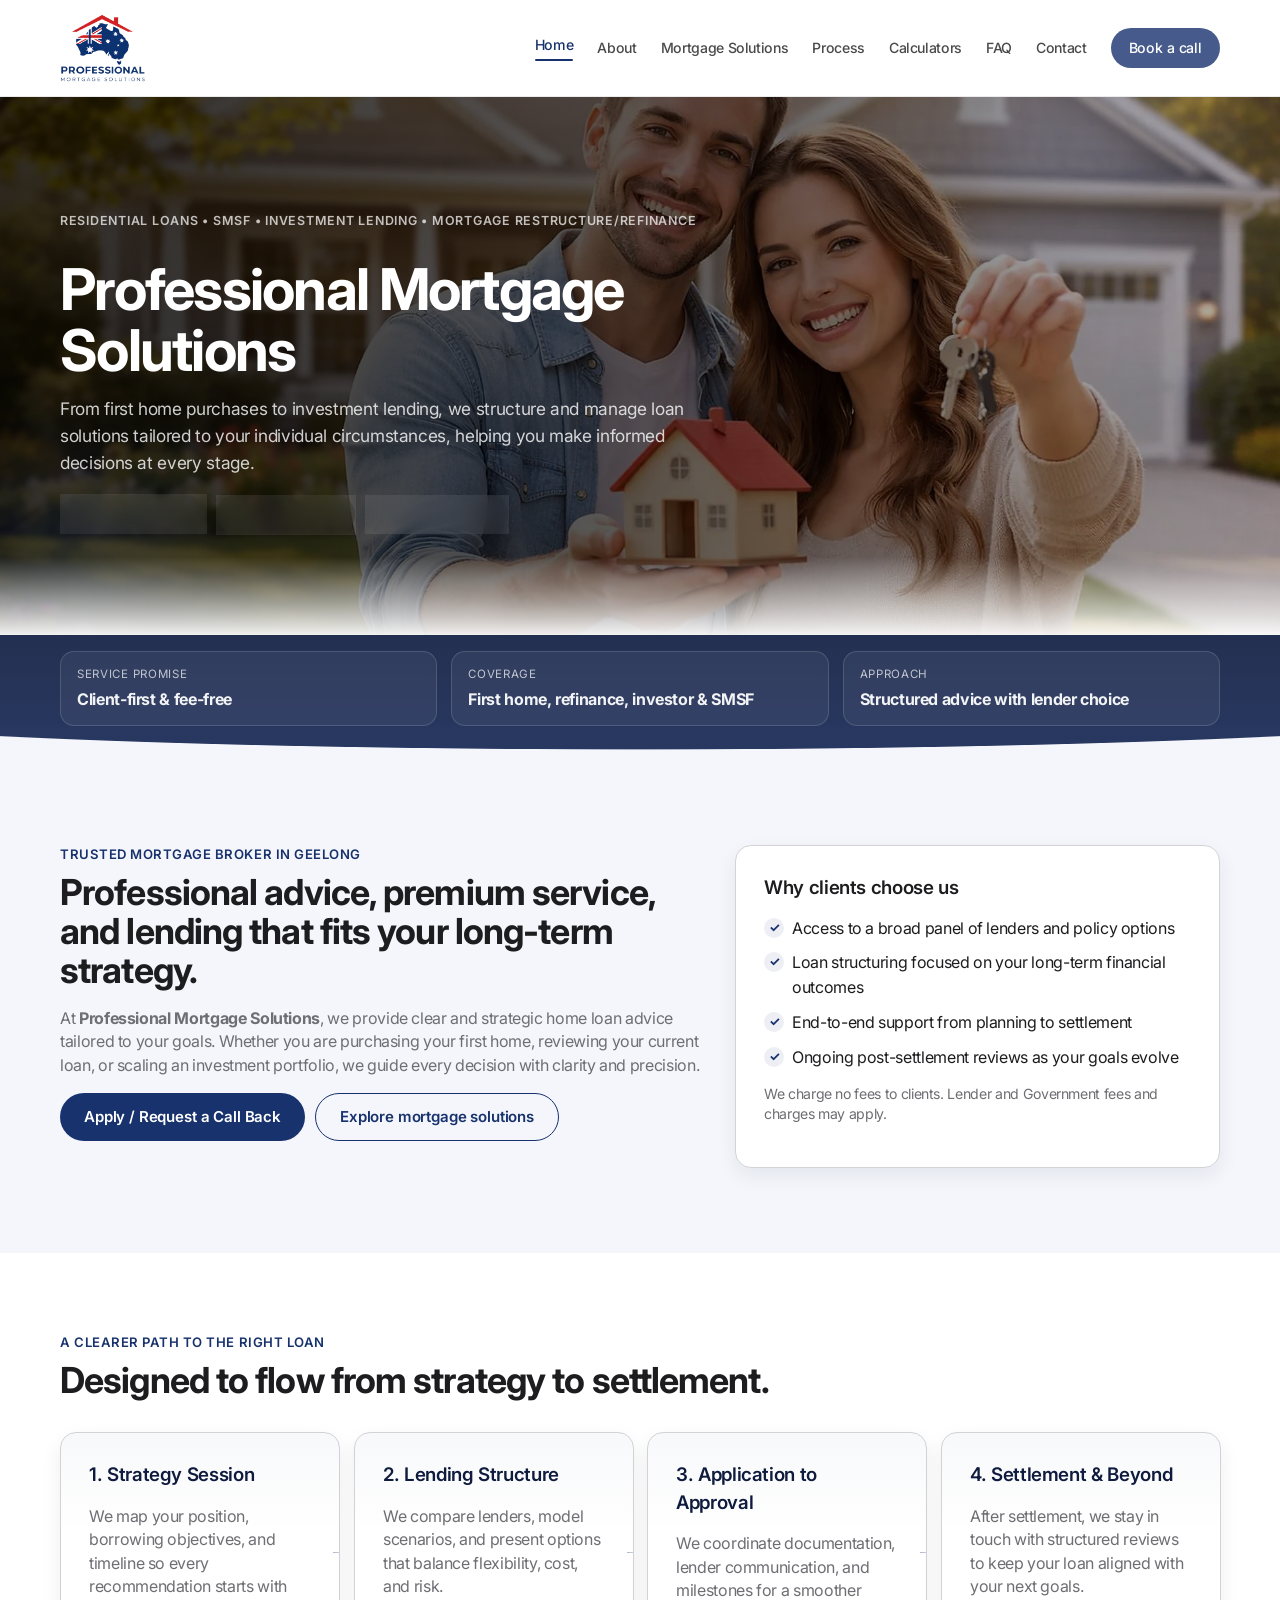
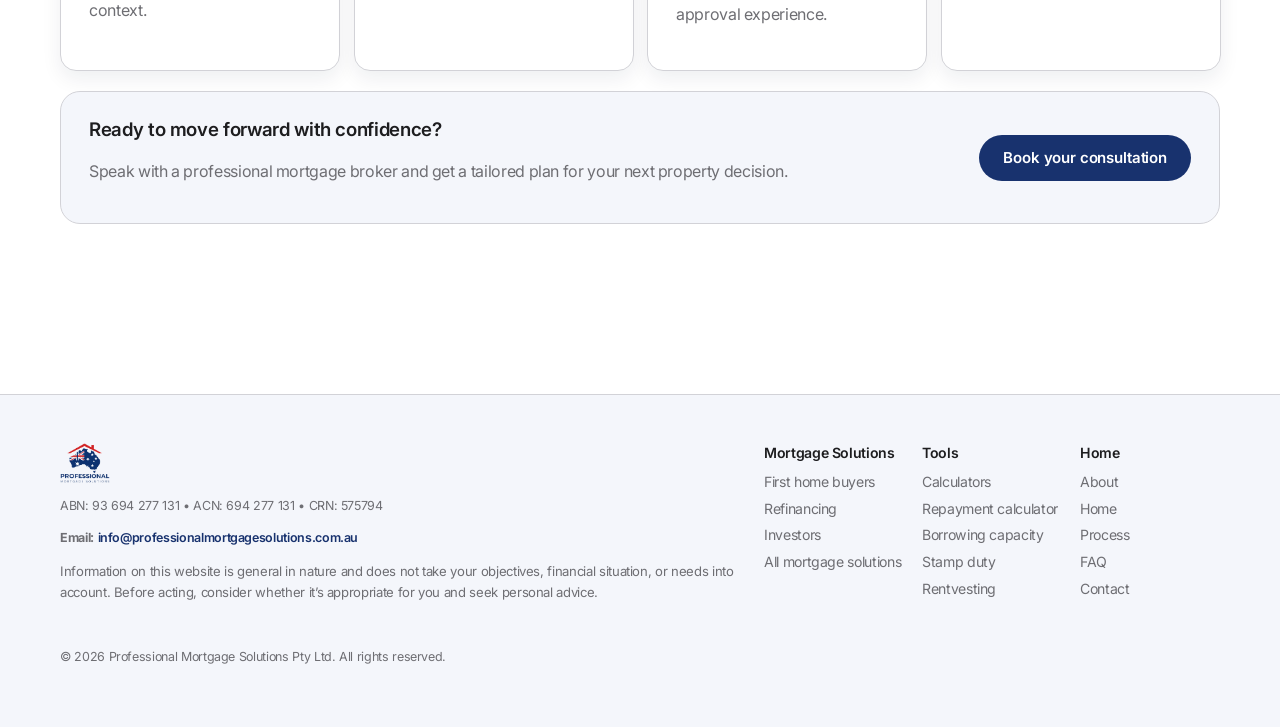
<file: index.html>
<!DOCTYPE html>

<html lang="en">
<head>
<meta charset="utf-8"/>
<meta content="width=device-width, initial-scale=1, viewport-fit=cover" name="viewport"/>
<title>Professional Mortgage Solutions | Mortgage &amp; Property Finance</title>
<meta content="From first home to portfolio growth — structured lending strategies tailored to your long-term property goals." name="description"/>
<script>document.documentElement.classList.add('js');</script>
<link href="https://www.professionalmortgagesolutions.com.au/" rel="canonical"/>
<meta content="Professional Mortgage Solutions" property="og:site_name"/>
<meta content="Professional Mortgage Solutions" property="og:title"/>
<meta content="From first home to portfolio growth — structured lending strategies tailored to your long-term property goals." property="og:description"/>
<meta content="website" property="og:type"/>
<meta content="https://www.professionalmortgagesolutions.com.au/" property="og:url"/>
<meta content="https://www.professionalmortgagesolutions.com.au/assets/og-image-v2.png" property="og:image"/>
<meta content="https://www.professionalmortgagesolutions.com.au/assets/og-image-v2.png" property="og:image:secure_url"/>
<meta content="image/png" property="og:image:type"/>
<meta content="1200" property="og:image:width"/>
<meta content="630" property="og:image:height"/>
<meta content="Professional Mortgage Solutions logo" property="og:image:alt"/>
<meta content="en_AU" property="og:locale"/>
<meta content="summary_large_image" name="twitter:card"/>
<meta content="Professional Mortgage Solutions" name="twitter:title"/>
<meta content="From first home to portfolio growth — structured lending strategies tailored to your long-term property goals." name="twitter:description"/>
<meta content="https://www.professionalmortgagesolutions.com.au/assets/og-image-v2.png" name="twitter:image"/>
<link href="assets/favicon.png" rel="icon" type="image/png"/>
<link href="https://fonts.googleapis.com" rel="preconnect"/>
<link crossorigin="" href="https://fonts.gstatic.com" rel="preconnect"/>
<link href="https://fonts.googleapis.com/css2?family=Inter:wght@300;400;500;600;700;800&amp;display=swap" rel="stylesheet"/>
<link href="styles.css" rel="stylesheet"/>
</head>
<body>
<div class="scrollProgress" aria-hidden="true"><span class="scrollProgress__bar"></span></div>
<a class="skipLink" href="#main">Skip to content</a>
<header class="header" id="top">
<div class="container header__inner">
<a aria-label="Professional Mortgage Solutions Home" class="brand" href="index.html">
<img alt="Professional Mortgage Solutions logo" src="assets/logo-transparent.png"/>
</a>
<button aria-controls="siteNav" aria-expanded="false" aria-label="Open menu" class="navToggle">
<span></span><span></span><span></span>
</button>
<nav aria-label="Primary navigation" class="nav" id="siteNav">
<a aria-current="page" href="index.html">Home</a>
<a href="about.html">About</a>
<a href="mortgage-solutions.html">Mortgage Solutions</a>
<a href="process.html">Process</a>
<a href="calculators.html">Calculators</a>
<a href="faq.html">FAQ</a>
<a href="contact.html">Contact</a>
<a class="btn btn--small" href="contact.html">Book a call</a></nav>
</div>
</header>
<main id="main">
<!-- Hero -->
<section aria-label="Hero" class="hero">
<div aria-hidden="true" class="hero__media">
<picture>
<source srcset="assets/hero-bg.webp" type="image/webp"/>
<img alt="" decoding="async" loading="eager" src="assets/hero-bg.jpg"/>
</picture>
</div>
<div aria-hidden="true" class="hero__overlay"></div>
<div aria-hidden="true" class="hero__ambient hero__ambient--one"></div>
<div aria-hidden="true" class="hero__ambient hero__ambient--two"></div>
<div class="container hero__grid hero__grid--single">
<div class="hero__content" data-reveal="">
<p class="eyebrow">Residential Loans • SMSF • Investment Lending • Mortgage Restructure/Refinance</p>
<h1>Professional Mortgage Solutions</h1>
<p class="lead">From first home purchases to investment lending, we structure and manage loan solutions tailored to your individual circumstances, helping you make informed decisions at every stage.</p>
<div aria-label="Popular loan scenarios" class="hero__chips">
<a class="chip" href="mortgage-solutions.html#first-home-buyers">First home buyers</a>
<a class="chip" href="mortgage-solutions.html#refinance-review">Refinance review</a>
<a class="chip" href="mortgage-solutions.html#investors-smsf">Investors &amp; SMSF</a>
</div>
</div>
</div>
</section>
<section aria-label="Trust indicators" class="trustBand sectionFlowEdge">
  <div class="container trustBand__grid" data-reveal="">
    <div class="trustBand__item">
      <span class="trustBand__label">Service promise</span>
      <strong>Client-first & fee-free</strong>
    </div>
    <div class="trustBand__item">
      <span class="trustBand__label">Coverage</span>
      <strong>First home, refinance, investor & SMSF</strong>
    </div>
    <div class="trustBand__item">
      <span class="trustBand__label">Approach</span>
      <strong>Structured advice with lender choice</strong>
    </div>
  </div>
</section>

<section aria-label="Home page overview" class="section section--alt section--flow">
  <div class="container flowIntro">
    <div class="section__head" data-reveal="">
      <p class="kicker">Trusted mortgage broker in Geelong</p>
      <h2>Professional advice, premium service, and lending that fits your long-term strategy.</h2>
      <p class="muted">
        At <strong>Professional Mortgage Solutions</strong>, we provide clear and strategic home loan advice tailored to your goals.
        Whether you are purchasing your first home, reviewing your current loan, or scaling an investment portfolio,
        we guide every decision with clarity and precision.
      </p>
      <div class="profile__actions">
        <a class="btn" href="contact.html">Apply / Request a Call Back</a>
        <a class="btn btn--ghost" href="mortgage-solutions.html">Explore mortgage solutions</a>
      </div>
    </div>

    <aside class="card flowPanel" data-reveal="">
      <h3>Why clients choose us</h3>
      <ul class="checklist">
        <li>Access to a broad panel of lenders and policy options</li>
        <li>Loan structuring focused on your long-term financial outcomes</li>
        <li>End-to-end support from planning to settlement</li>
        <li>Ongoing post-settlement reviews as your goals evolve</li>
      </ul>
      <p class="micro muted">We charge no fees to clients. Lender and Government fees and charges may apply.</p>
    </aside>
  </div>
</section>

<section class="section section--flowCards" aria-label="Mortgage pathways">
  <div class="container">
    <div class="section__head" data-reveal="">
      <p class="kicker">A clearer path to the right loan</p>
      <h2>Designed to flow from strategy to settlement.</h2>
    </div>

    <div class="flowCards" data-reveal="">
      <article class="card flowCard">
        <h3>1. Strategy Session</h3>
        <p class="muted">We map your position, borrowing objectives, and timeline so every recommendation starts with context.</p>
      </article>
      <article class="card flowCard">
        <h3>2. Lending Structure</h3>
        <p class="muted">We compare lenders, model scenarios, and present options that balance flexibility, cost, and risk.</p>
      </article>
      <article class="card flowCard">
        <h3>3. Application to Approval</h3>
        <p class="muted">We coordinate documentation, lender communication, and milestones for a smoother approval experience.</p>
      </article>
      <article class="card flowCard">
        <h3>4. Settlement & Beyond</h3>
        <p class="muted">After settlement, we stay in touch with structured reviews to keep your loan aligned with your next goals.</p>
      </article>
    </div>

    <div class="ctaBanner flowCta" data-reveal="">
      <div>
        <h3>Ready to move forward with confidence?</h3>
        <p class="muted">Speak with a professional mortgage broker and get a tailored plan for your next property decision.</p>
      </div>
      <a class="btn" href="contact.html">Book your consultation</a>
    </div>
  </div>
</section>
</main>
<footer aria-label="Footer" class="footer">
<div class="container footer__inner">
<div class="footer__brand">
<img alt="Professional Mortgage Solutions logo" src="assets/logo-transparent.png"/>
<p class="micro muted">ABN: 93 694 277 131 • ACN: 694 277 131 • CRN: 575794</p>
<p class="micro muted"><strong>Email:</strong> <a href="mailto:info@professionalmortgagesolutions.com.au">info@professionalmortgagesolutions.com.au</a></p>
<p>
        Information on this website is general in nature and does not take your objectives, financial situation, or needs into account.
        Before acting, consider whether it’s appropriate for you and seek personal advice.
      </p>
</div>
<div class="footer__links">
  <div class="footerCol">
    <div class="footerTitle">Mortgage Solutions</div>
    <a href="mortgage-solutions.html#first-home-buyers">First home buyers</a>
    <a href="mortgage-solutions.html#refinance-review">Refinancing</a>
    <a href="mortgage-solutions.html#investors-smsf">Investors</a>
    <a href="mortgage-solutions.html">All mortgage solutions</a>
  </div>
  <div class="footerCol">
    <div class="footerTitle">Tools</div>
    <a href="calculators.html">Calculators</a>
    <a href="calculators.html#calc-repayment">Repayment calculator</a>
    <a href="calculators.html#calc-how-much-borrow">Borrowing capacity</a>
    <a href="calculators.html#calc-stamp-duty">Stamp duty</a>
    <a href="calculators.html#calc-rentvesting">Rentvesting</a>
  </div>
  <div class="footerCol">
    <div class="footerTitle">Home</div>
    <a href="about.html">About</a>
    <a href="index.html">Home</a>
    <a href="process.html">Process</a>
    <a href="faq.html">FAQ</a>
    <a href="contact.html">Contact</a>
  </div>
</div>
<div class="footer__bottom micro muted">© <span id="year"></span> Professional Mortgage Solutions Pty Ltd. All rights reserved.</div>
</div>
</footer>
<a aria-label="Back to top" class="backTop" href="#top">↑</a>
<script defer="" src="script.js"></script>
<!-- Netlify Forms detection helper (registers the form at deploy time) -->
<form data-netlify="true" data-netlify-honeypot="bot-field" hidden="" method="POST" name="enquiry">
<input name="form-name" type="hidden" value="enquiry"/>
<input name="bot-field"/>
<input name="firstName" type="text"/>
<input name="lastName" type="text"/>
<input name="email" type="email"/>
<input name="phone" type="tel"/>
<select name="topic"></select>
<textarea name="message"></textarea>
</form>

<!-- Netlify Forms detection helper (registers the loan-help form at deploy time) -->
<form name="loan-help" method="POST" data-netlify="true" data-netlify-honeypot="bot-field" hidden>
  <input type="hidden" name="form-name" value="loan-help"/>
  <input name="bot-field"/>
  <input name="loanAmount"/>
  <select name="scenario"></select>
  <input name="purchasePropertyPrice"/>
  <input name="purchaseDeposit"/>
  <input name="refiBalance"/>
  <input name="refiRate"/>
  <input name="investRentWeekly"/>
  <select name="investExisting"></select>
  <input name="buildLandPrice"/>
  <input name="buildCost"/>
  <textarea name="otherNotes"></textarea>
  <input name="name"/>
  <input name="phone"/>
  <input name="email"/>
</form>

</body>
</html>
</file>
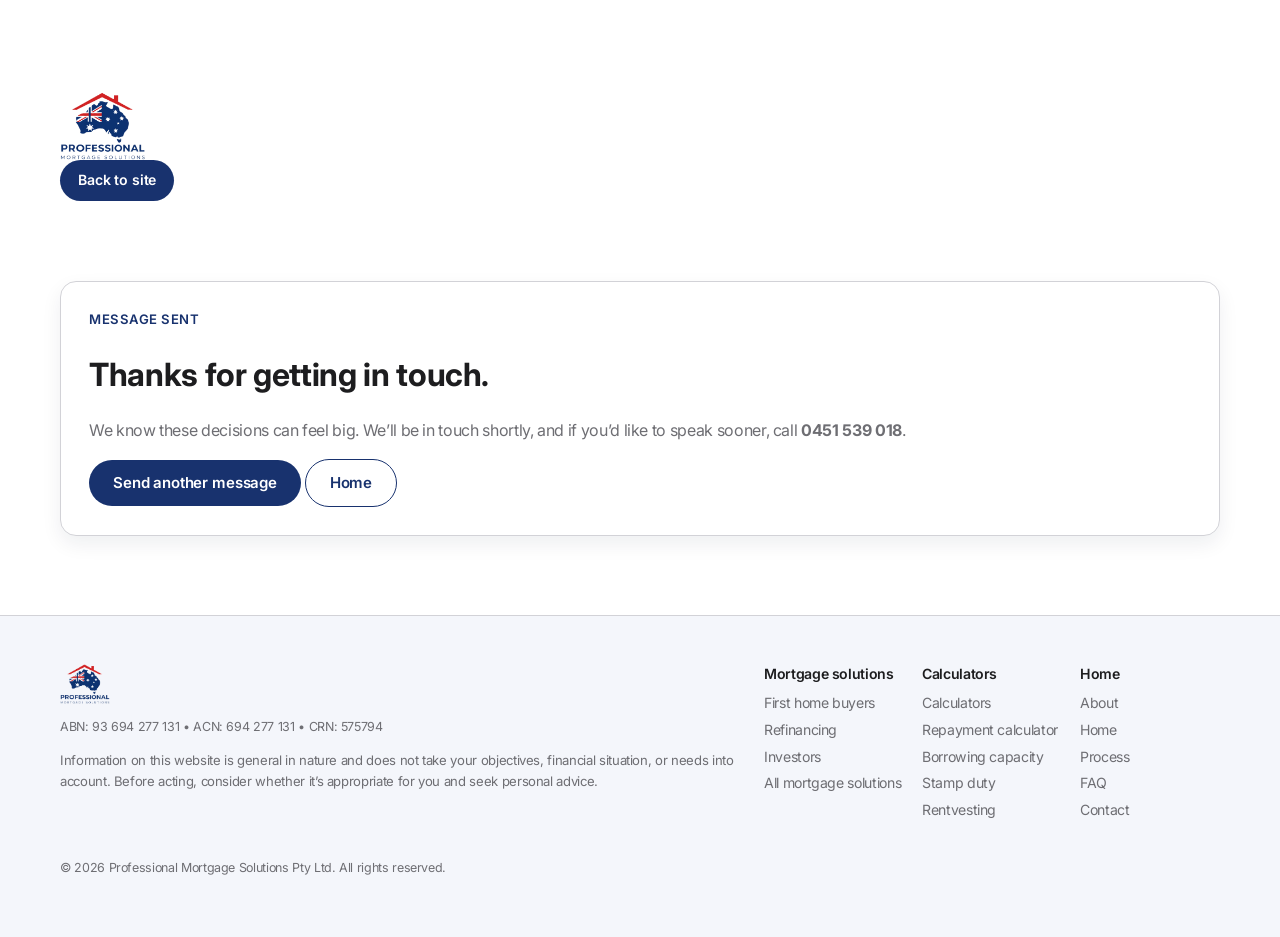
<file: thank-you/index.html>
<!doctype html>
<html lang="en">
<head>
  <meta charset="utf-8" />
  <meta name="viewport" content="width=device-width, initial-scale=1, viewport-fit=cover" />
  <title>Thanks | Professional Mortgage Solutions</title>
  <meta name="description" content="Thanks for your message. We'll get back to you shortly." />
  <link rel="icon" type="image/png" href="/assets/favicon.png" />
  <link rel="preconnect" href="https://fonts.googleapis.com">
  <link rel="preconnect" href="https://fonts.gstatic.com" crossorigin>
  <link href="https://fonts.googleapis.com/css2?family=Inter:wght@400;500;600;700&display=swap" rel="stylesheet">
  <link rel="stylesheet" href="/styles.css" />
</head>
<body>
  <header class="siteHeader siteHeader--simple">
    <div class="container headerRow">
      <a class="brand" href="/" aria-label="Professional Mortgage Solutions home">
        <img src="/assets/logo-transparent.png" alt="Professional Mortgage Solutions" class="brandLogo" />
      </a>
      <a class="btn btn--small" href="/">Back to site</a>
    </div>
  </header>

  <main class="section">
    <div class="container">
      <div class="card thankCard">
        <p class="kicker">MESSAGE SENT</p>
        <h1 class="thankTitle">Thanks for getting in touch.</h1>
        <p class="muted">
          We know these decisions can feel big. We’ll be in touch shortly, and if you’d like to speak sooner, call <strong>0451&nbsp;539&nbsp;018</strong>.
        </p>
        <div class="thankActions">
          <a class="btn" href="/contact.html">Send another message</a>
          <a class="btn btn--ghost" href="/">Home</a>
        </div>
      </div>
    </div>
  </main>

  <footer aria-label="Footer" class="footer">
<div class="container footer__inner">
<div class="footer__brand">
<img alt="Professional Mortgage Solutions logo" src="/assets/logo-transparent.png"/>
<p class="micro muted">ABN: 93&nbsp;694&nbsp;277&nbsp;131 • ACN: 694&nbsp;277&nbsp;131 • CRN: 575794</p>
<p>
        Information on this website is general in nature and does not take your objectives, financial situation, or needs into account.
        Before acting, consider whether it’s appropriate for you and seek personal advice.
      </p>
</div>
<div class="footer__links">
  <div class="footerCol">
    <div class="footerTitle">Mortgage solutions</div>
    <a href="/mortgage-solutions.html#first-home-buyers">First home buyers</a>
    <a href="/mortgage-solutions.html#refinance-review">Refinancing</a>
    <a href="/mortgage-solutions.html#investors-smsf">Investors</a>
    <a href="/mortgage-solutions.html">All mortgage solutions</a>
  </div>
  <div class="footerCol">
    <div class="footerTitle">Calculators</div>
    <a href="/calculators.html">Calculators</a>
    <a href="/calculators.html#calc-repayment">Repayment calculator</a>
    <a href="/calculators.html#calc-how-much-borrow">Borrowing capacity</a>
    <a href="/calculators.html#calc-stamp-duty">Stamp duty</a>
    <a href="/calculators.html#calc-rentvesting">Rentvesting</a>
  </div>
  <div class="footerCol">
    <div class="footerTitle">Home</div>
    <a href="/about.html">About</a>
    <a href="/index.html">Home</a>
    <a href="/process.html">Process</a>
    <a href="/faq.html">FAQ</a>
    <a href="/contact.html">Contact</a>
  </div>
</div>
<div class="footer__bottom micro muted">© <span id="year"></span> Professional Mortgage Solutions Pty Ltd. All rights reserved.</div>
</div>
</footer>

  <script src="/script.js" defer></script>
</body>
</html>
</file>
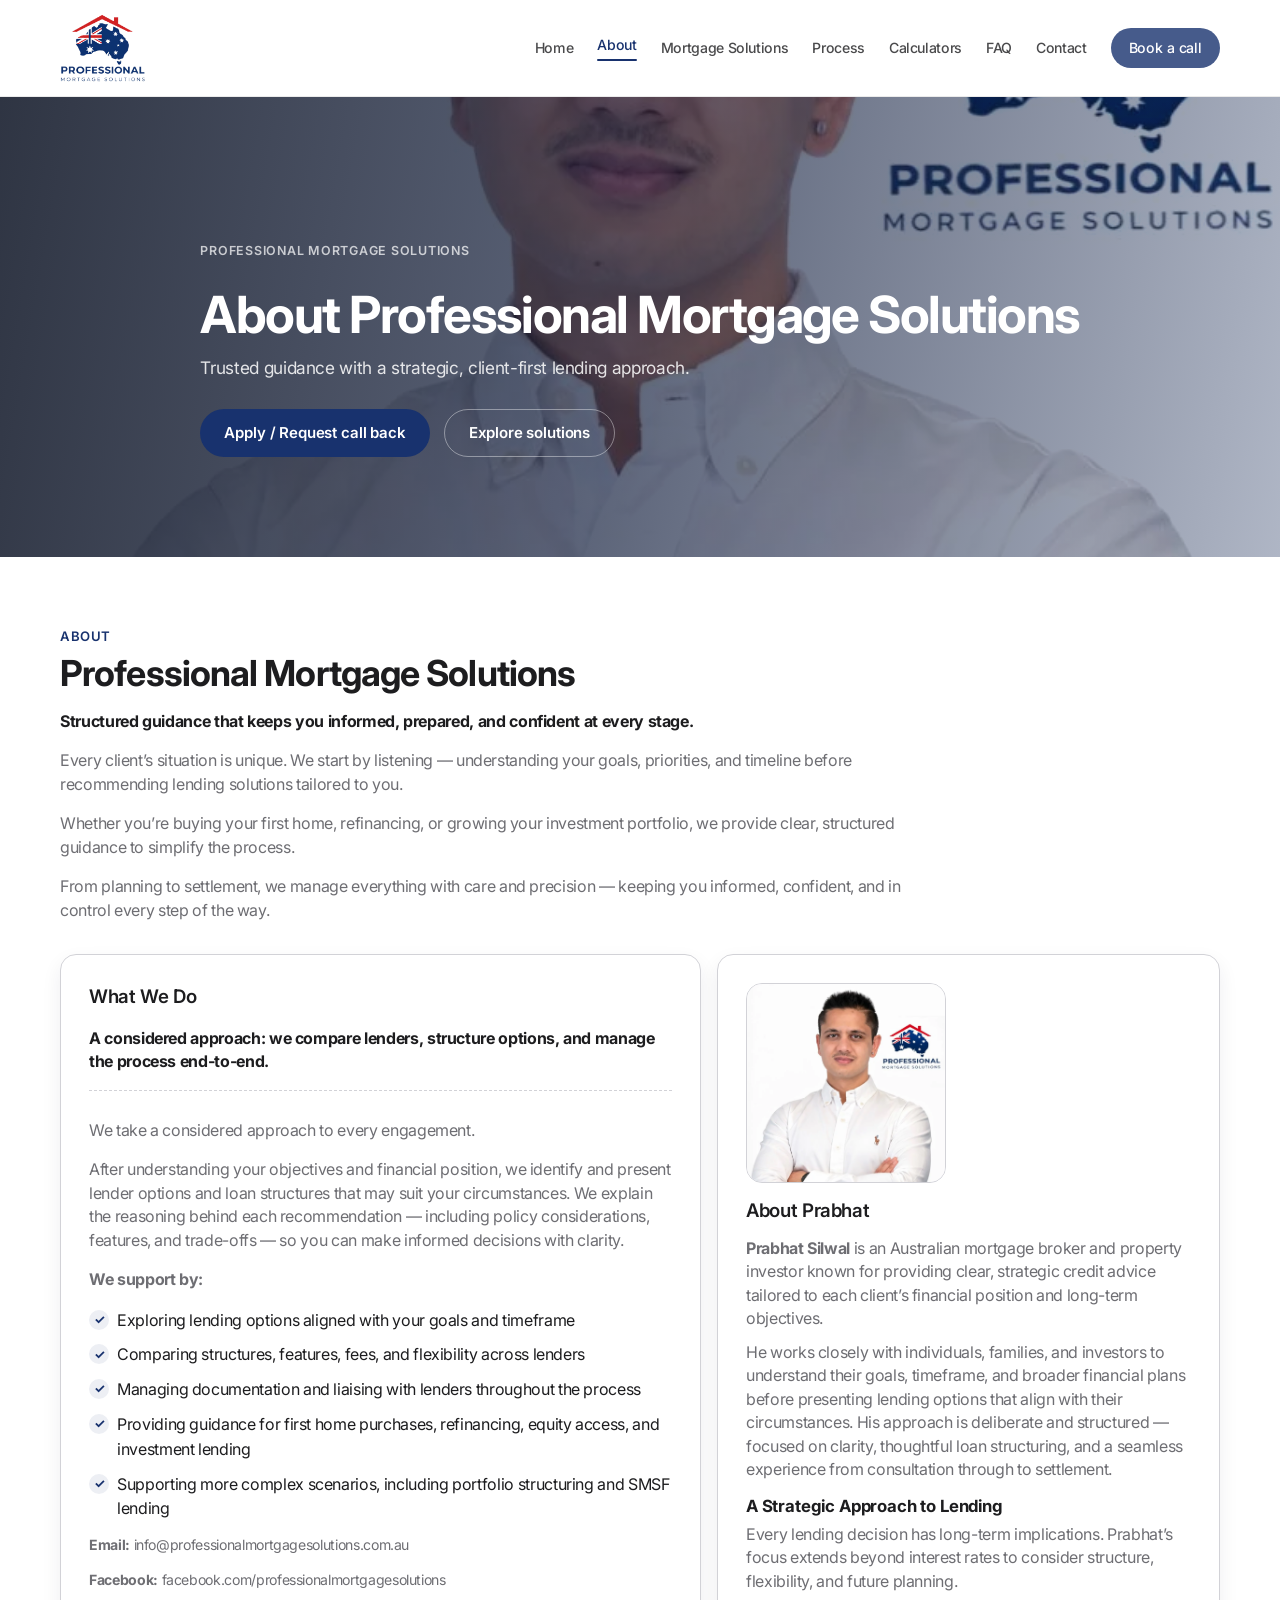
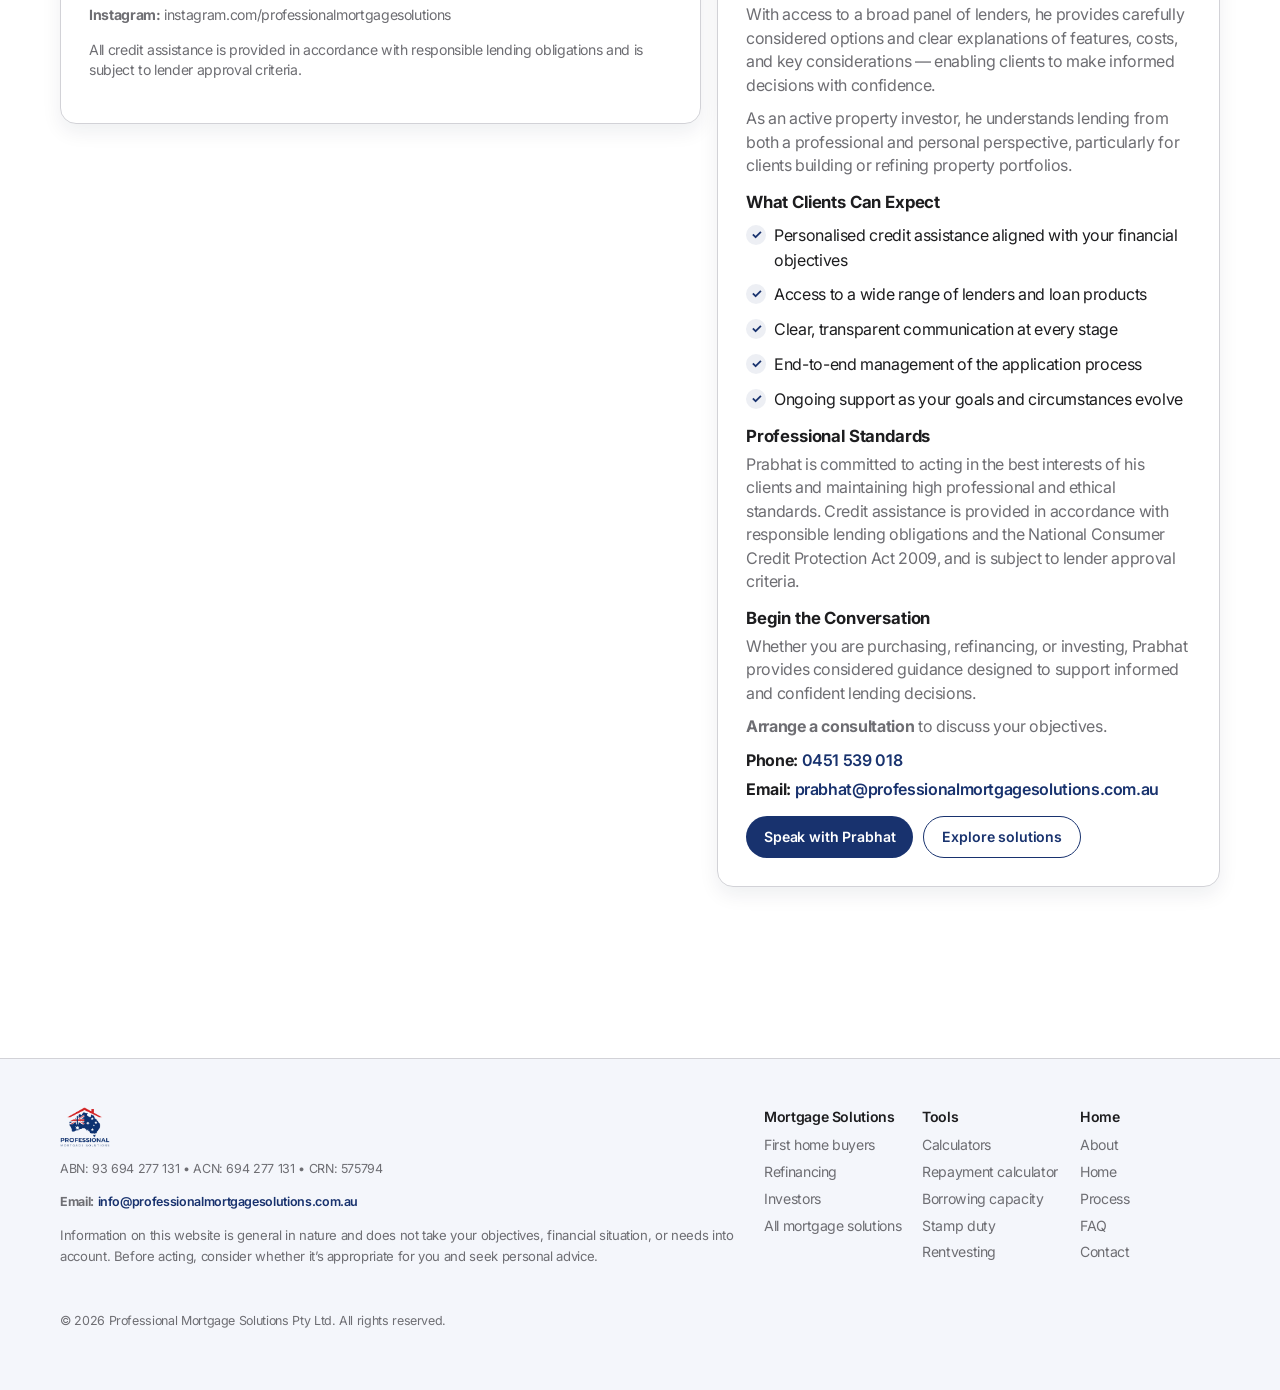
<file: about.html>
<!DOCTYPE html>

<html lang="en">
<head>
<meta charset="utf-8"/>
<meta content="width=device-width, initial-scale=1, viewport-fit=cover" name="viewport"/>
<title>About | Professional Mortgage Solutions</title>
<meta content="From first home to portfolio growth — structured lending strategies tailored to your long-term property goals." name="description"/>
<script>document.documentElement.classList.add('js');</script>
<link href="https://www.professionalmortgagesolutions.com.au/about.html" rel="canonical"/>
<meta content="Professional Mortgage Solutions" property="og:site_name"/>
<meta content="Professional Mortgage Solutions" property="og:title"/>
<meta content="From first home to portfolio growth — structured lending strategies tailored to your long-term property goals." property="og:description"/>
<meta content="website" property="og:type"/>
<meta content="https://www.professionalmortgagesolutions.com.au/about.html" property="og:url"/>
<meta content="https://www.professionalmortgagesolutions.com.au/assets/og-image-v2.png" property="og:image"/>
<meta content="https://www.professionalmortgagesolutions.com.au/assets/og-image-v2.png" property="og:image:secure_url"/>
<meta content="image/png" property="og:image:type"/>
<meta content="1200" property="og:image:width"/>
<meta content="630" property="og:image:height"/>
<meta content="Professional Mortgage Solutions logo" property="og:image:alt"/>
<meta content="en_AU" property="og:locale"/>
<meta content="summary_large_image" name="twitter:card"/>
<meta content="Professional Mortgage Solutions" name="twitter:title"/>
<meta content="From first home to portfolio growth — structured lending strategies tailored to your long-term property goals." name="twitter:description"/>
<meta content="https://www.professionalmortgagesolutions.com.au/assets/og-image-v2.png" name="twitter:image"/>
<link href="assets/favicon.png" rel="icon" type="image/png"/>
<link href="https://fonts.googleapis.com" rel="preconnect"/>
<link crossorigin="" href="https://fonts.gstatic.com" rel="preconnect"/>
<link href="https://fonts.googleapis.com/css2?family=Inter:wght@300;400;500;600;700;800&amp;display=swap" rel="stylesheet"/>
<link href="styles.css" rel="stylesheet"/>
</head>
<body>
<a class="skipLink" href="#main">Skip to content</a>
<header class="header" id="top">
<div class="container header__inner">
<a aria-label="Professional Mortgage Solutions Home" class="brand" href="index.html">
<img alt="Professional Mortgage Solutions logo" src="assets/logo-transparent.png"/>
</a>
<button aria-controls="siteNav" aria-expanded="false" aria-label="Open menu" class="navToggle">
<span></span><span></span><span></span>
</button>
<nav aria-label="Primary navigation" class="nav" id="siteNav">
<a href="index.html">Home</a>
<a aria-current="page" href="about.html">About</a>
<a href="mortgage-solutions.html">Mortgage Solutions</a>
<a href="process.html">Process</a>
<a href="calculators.html">Calculators</a>
<a href="faq.html">FAQ</a>
<a href="contact.html">Contact</a>
<a class="btn btn--small" href="contact.html">Book a call</a></nav>
</div>
</header>
<main id="main">
<section class="pageHero" aria-label="Page introduction">
  <div class="pageHero__media" aria-hidden="true">
    <img src="assets/photo-face.webp" alt="" loading="eager" decoding="async"/>
  </div>
  <div class="pageHero__overlay" aria-hidden="true"></div>
  <div class="container pageHero__inner" data-reveal="">
    <p class="eyebrow">Professional Mortgage Solutions</p>
    <h1>About Professional Mortgage Solutions</h1>
    <p class="lead">Trusted guidance with a strategic, client-first lending approach.</p>
    <div class="hero__actions">
      <a class="btn" href="contact.html">Apply / Request call back</a>
      <a class="btn btn--ghost" href="mortgage-solutions.html">Explore solutions</a>
    </div>
  </div>
</section>
<!-- About -->
<section class="section" id="about">
<div class="container">
<div class="section__head" data-reveal="">
<p class="kicker">ABOUT</p>
<h2>Professional Mortgage Solutions</h2>
<p class="muted oneLiner">Structured guidance that keeps you informed, prepared, and confident at every stage.</p>
<p class="muted">Every client’s situation is unique. We start by listening — understanding your goals, priorities, and timeline before recommending lending solutions tailored to you.</p>
<p class="muted">Whether you’re buying your first home, refinancing, or growing your investment portfolio, we provide clear, structured guidance to simplify the process.</p>
<p class="muted">From planning to settlement, we manage everything with care and precision — keeping you informed, confident, and in control every step of the way.</p>
</div>
<div class="aboutGrid" data-reveal="">
<div class="card">
<h3>What We Do</h3>
<p class="muted oneLiner">A considered approach: we compare lenders, structure options, and manage the process end-to-end.</p>
<div class="more">
<div class="more__content">
<p class="muted">We take a considered approach to every engagement.</p>
<p class="muted">After understanding your objectives and financial position, we identify and present lender options and loan structures that may suit your circumstances. We explain the reasoning behind each recommendation — including policy considerations, features, and trade-offs — so you can make informed decisions with clarity.</p>
<p class="muted"><strong>We support by:</strong></p>
<ul class="checklist">
<li>Exploring lending options aligned with your goals and timeframe</li>
<li>Comparing structures, features, fees, and flexibility across lenders</li>
<li>Managing documentation and liaising with lenders throughout the process</li>
<li>Providing guidance for first home purchases, refinancing, equity access, and investment lending</li>
<li>Supporting more complex scenarios, including portfolio structuring and SMSF lending</li>
</ul>
<p class="micro muted"><strong>Email:</strong> <a href="mailto:info@professionalmortgagesolutions.com.au">info@professionalmortgagesolutions.com.au</a></p>
<p class="micro muted"><strong>Facebook:</strong> <a href="https://facebook.com/professionalmortgagesolutions" rel="noopener" target="_blank">facebook.com/professionalmortgagesolutions</a></p>
<p class="micro muted"><strong>Instagram:</strong> <a href="https://instagram.com/professionalmortgagesolutions" rel="noopener" target="_blank">instagram.com/professionalmortgagesolutions</a></p>
<p class="micro muted">All credit assistance is provided in accordance with responsible lending obligations and is subject to lender approval criteria.</p>
</div>
</div>
</div>
<div class="card profile">
<picture>
<source srcset="assets/photo-face.webp" type="image/webp"/>
<img alt="Prabhat Silwal" class="profile__img" decoding="async" loading="lazy" src="assets/photo-face.jpg"/>
</picture>
<div class="profile__body">
<h3>About Prabhat</h3>
<div class="profile__bio"><p class="muted"><strong>Prabhat Silwal</strong> is an Australian mortgage broker and property investor known for providing clear, strategic credit advice tailored to each client’s financial position and long-term objectives.</p>
<p class="muted">He works closely with individuals, families, and investors to understand their goals, timeframe, and broader financial plans before presenting lending options that align with their circumstances. His approach is deliberate and structured — focused on clarity, thoughtful loan structuring, and a seamless experience from consultation through to settlement.</p>
<h4 class="profile__subhead">A Strategic Approach to Lending</h4>
<p class="muted">Every lending decision has long-term implications. Prabhat’s focus extends beyond interest rates to consider structure, flexibility, and future planning.</p>
<p class="muted">With access to a broad panel of lenders, he provides carefully considered options and clear explanations of features, costs, and key considerations — enabling clients to make informed decisions with confidence.</p>
<p class="muted">As an active property investor, he understands lending from both a professional and personal perspective, particularly for clients building or refining property portfolios.</p>
<h4 class="profile__subhead">What Clients Can Expect</h4>
<ul class="checklist">
<li>Personalised credit assistance aligned with your financial objectives</li>
<li>Access to a wide range of lenders and loan products</li>
<li>Clear, transparent communication at every stage</li>
<li>End-to-end management of the application process</li>
<li>Ongoing support as your goals and circumstances evolve</li>
</ul>
<h4 class="profile__subhead">Professional Standards</h4>
<p class="muted">Prabhat is committed to acting in the best interests of his clients and maintaining high professional and ethical standards. Credit assistance is provided in accordance with responsible lending obligations and the National Consumer Credit Protection Act 2009, and is subject to lender approval criteria.</p>
<h4 class="profile__subhead">Begin the Conversation</h4>
<p class="muted">Whether you are purchasing, refinancing, or investing, Prabhat provides considered guidance designed to support informed and confident lending decisions.</p>
<p class="muted"><strong>Arrange a consultation</strong> to discuss your objectives.</p></div>
<div class="profile__meta">
<div><strong>Phone:</strong> <a href="tel:+61451539018">0451 539 018</a></div>
<div><strong>Email:</strong> <a href="mailto:prabhat@professionalmortgagesolutions.com.au">prabhat@professionalmortgagesolutions.com.au</a></div>


</div>
<div class="profile__actions">
<a class="btn btn--small" href="contact.html">Speak with Prabhat</a>
<a class="btn btn--small btn--ghost" href="mortgage-solutions.html">Explore solutions</a>
</div>
</div>
</div>
</div>
</div>
</section>
</main>
<footer aria-label="Footer" class="footer">
<div class="container footer__inner">
<div class="footer__brand">
<img alt="Professional Mortgage Solutions logo" src="assets/logo-transparent.png"/>
<p class="micro muted">ABN: 93 694 277 131 • ACN: 694 277 131 • CRN: 575794</p>
<p class="micro muted"><strong>Email:</strong> <a href="mailto:info@professionalmortgagesolutions.com.au">info@professionalmortgagesolutions.com.au</a></p>
<p>
        Information on this website is general in nature and does not take your objectives, financial situation, or needs into account.
        Before acting, consider whether it’s appropriate for you and seek personal advice.
      </p>
</div>
<div class="footer__links">
<div class="footerCol">
<div class="footerTitle">Mortgage Solutions</div>
<a href="mortgage-solutions.html#first-home-buyers">First home buyers</a>
<a href="mortgage-solutions.html#refinance-review">Refinancing</a>
<a href="mortgage-solutions.html#investors-smsf">Investors</a>
<a href="mortgage-solutions.html">All mortgage solutions</a>
</div>
<div class="footerCol">
<div class="footerTitle">Tools</div>
    <a href="calculators.html">Calculators</a>
    <a href="calculators.html#calc-repayment">Repayment calculator</a>
    <a href="calculators.html#calc-how-much-borrow">Borrowing capacity</a>
    <a href="calculators.html#calc-stamp-duty">Stamp duty</a>
    <a href="calculators.html#calc-rentvesting">Rentvesting</a>
  </div>
  <div class="footerCol">
    <div class="footerTitle">Home</div>
<a href="about.html">About</a>
<a href="index.html">Home</a>
<a href="process.html">Process</a>
<a href="faq.html">FAQ</a>
<a href="contact.html">Contact</a>
</div>
</div>
<div class="footer__bottom micro muted">© <span id="year"></span> Professional Mortgage Solutions Pty Ltd. All rights reserved.</div>
</div>
</footer>
<a aria-label="Back to top" class="backTop" href="#top">↑</a>
<script defer="" src="script.js"></script>
</body>
</html>
</file>
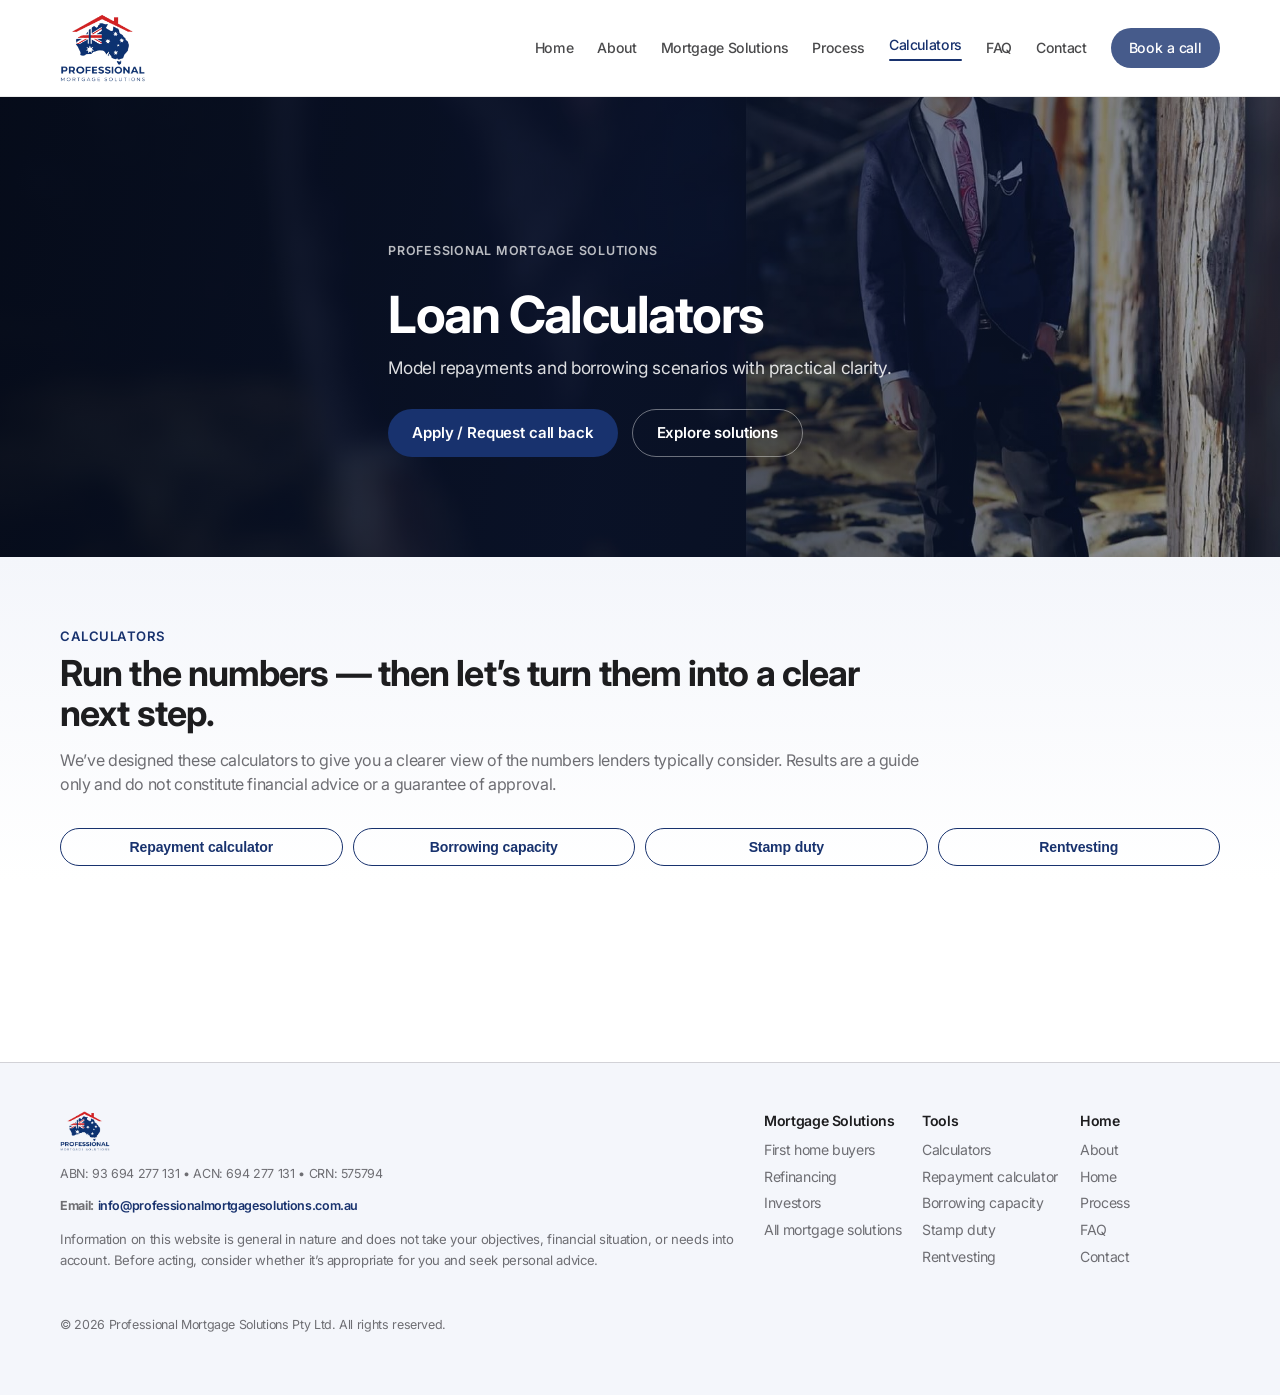
<file: calculators.html>
<!DOCTYPE html>

<html lang="en">
<head>
<meta charset="utf-8"/>
<meta content="width=device-width, initial-scale=1, viewport-fit=cover" name="viewport"/>
<title>Calculators | Professional Mortgage Solutions</title>
<meta content="From first home to portfolio growth — structured lending strategies tailored to your long-term property goals." name="description"/>
<script>document.documentElement.classList.add('js');</script>
<link href="https://www.professionalmortgagesolutions.com.au/calculators.html" rel="canonical"/>
<meta content="Professional Mortgage Solutions" property="og:site_name"/>
<meta content="Professional Mortgage Solutions" property="og:title"/>
<meta content="From first home to portfolio growth — structured lending strategies tailored to your long-term property goals." property="og:description"/>
<meta content="website" property="og:type"/>
<meta content="https://www.professionalmortgagesolutions.com.au/calculators.html" property="og:url"/>
<meta content="https://www.professionalmortgagesolutions.com.au/assets/og-image-v2.png" property="og:image"/>
<meta content="https://www.professionalmortgagesolutions.com.au/assets/og-image-v2.png" property="og:image:secure_url"/>
<meta content="image/png" property="og:image:type"/>
<meta content="1200" property="og:image:width"/>
<meta content="630" property="og:image:height"/>
<meta content="Professional Mortgage Solutions logo" property="og:image:alt"/>
<meta content="en_AU" property="og:locale"/>
<meta content="summary_large_image" name="twitter:card"/>
<meta content="Professional Mortgage Solutions" name="twitter:title"/>
<meta content="From first home to portfolio growth — structured lending strategies tailored to your long-term property goals." name="twitter:description"/>
<meta content="https://www.professionalmortgagesolutions.com.au/assets/og-image-v2.png" name="twitter:image"/>
<link href="assets/favicon.png" rel="icon" type="image/png"/>
<link href="https://fonts.googleapis.com" rel="preconnect"/>
<link crossorigin="" href="https://fonts.gstatic.com" rel="preconnect"/>
<link href="https://fonts.googleapis.com/css2?family=Inter:wght@300;400;500;600;700;800&amp;display=swap" rel="stylesheet"/>
<link href="styles.css" rel="stylesheet"/>
</head>
<body>
<a class="skipLink" href="#main">Skip to content</a>
<header class="header" id="top">
<div class="container header__inner">
<a aria-label="Professional Mortgage Solutions Home" class="brand" href="index.html">
<img alt="Professional Mortgage Solutions logo" src="assets/logo-transparent.png"/>
</a>
<button aria-controls="siteNav" aria-expanded="false" aria-label="Open menu" class="navToggle">
<span></span><span></span><span></span>
</button>
<nav aria-label="Primary navigation" class="nav" id="siteNav">
<a href="index.html">Home</a>
<a href="about.html">About</a>
<a href="mortgage-solutions.html">Mortgage Solutions</a>
<a href="process.html">Process</a>
<a aria-current="page" href="calculators.html">Calculators</a>
<a href="faq.html">FAQ</a>
<a href="contact.html">Contact</a>
<a class="btn btn--small" href="contact.html">Book a call</a></nav>
</div>
</header>
<main id="main">
<section class="pageHero" aria-label="Page introduction">
  <div class="pageHero__media" aria-hidden="true">
    <img src="assets/hero-bg.jpg" alt="" loading="eager" decoding="async"/>
  </div>
  <div class="pageHero__overlay" aria-hidden="true"></div>
  <div class="container pageHero__inner" data-reveal="">
    <p class="eyebrow">Professional Mortgage Solutions</p>
    <h1>Loan Calculators</h1>
    <p class="lead">Model repayments and borrowing scenarios with practical clarity.</p>
    <div class="hero__actions">
      <a class="btn" href="contact.html">Apply / Request call back</a>
      <a class="btn btn--ghost" href="mortgage-solutions.html">Explore solutions</a>
    </div>
  </div>
</section>
<!-- Calculators -->
<section class="section section--alt" id="calculators">
<div class="container">
<div class="section__head" data-reveal="">
<p class="kicker">CALCULATORS</p>
<h2>Run the numbers — then let’s turn them into a clear next step.</h2>
<p class="muted">
        We’ve designed these calculators to give you a clearer view of the numbers lenders typically consider.
        Results are a guide only and do not constitute financial advice or a guarantee of approval.
      </p>
</div>
<div class="calcButtons" data-reveal="" data-calc-nav="">
<button type="button" class="btn btn--small btn--ghost" data-calc-target="calc-repayment" aria-controls="calc-repayment" aria-expanded="false">Repayment calculator</button>
<button type="button" class="btn btn--small btn--ghost" data-calc-target="calc-how-much-borrow" aria-controls="calc-how-much-borrow" aria-expanded="false">Borrowing capacity</button>
<button type="button" class="btn btn--small btn--ghost" data-calc-target="calc-stamp-duty" aria-controls="calc-stamp-duty" aria-expanded="false">Stamp duty</button>
<button type="button" class="btn btn--small btn--ghost" data-calc-target="calc-rentvesting" aria-controls="calc-rentvesting" aria-expanded="false">Rentvesting</button>
</div>
<div class="calcWrap hidden" data-reveal="" id="calc-repayment">
<!-- Repayment -->
<div class="calcPanel is-active" id="calc-repay">
<div class="calcPanelInner">
<div class="calcInputs">
<h3>Repayment calculator</h3>
<form autocomplete="off" class="calcForm" id="calcRepay">
<label class="field">
<span>Loan amount</span>
<div class="money"><span>$</span><input inputmode="numeric" min="0" name="loan" step="1000" type="number" value="600000"/></div>
</label>
<label class="field">
<span>Loan term (years)</span>
<input inputmode="numeric" min="1" name="termYears" step="1" type="number" value="30"/>
</label>
<label class="field">
<span>Interest rate (%)</span>
<input inputmode="decimal" min="0" name="rate" step="0.01" type="number" value="6.50"/>
</label>
<div class="subhead">Additional repayment</div>
<label class="field">
<span>Additional repayment frequency</span>
<select name="freq">
<option value="weekly">Weekly</option>
<option value="fortnightly">Fortnightly</option>
<option selected="" value="monthly">Monthly</option>
</select>
</label>
<label class="field">
<span>Additional repayment</span>
<div class="money"><span>$</span><input inputmode="numeric" min="0" name="extra" step="10" type="number" value="100"/></div>
</label>
</form>
</div>
<div class="calcOutputs">
<div class="chartCard">
<div class="chartTitle">Loan Amount</div>
<div aria-label="Repayments comparison chart" class="chart" id="repayChart"></div>
</div>
<div class="summaryStrip repayStrip">
<div class="summaryBox big">
<div class="summaryLabel">Your approximate repayments would be</div>
<div class="summaryValue" id="repayPayment">$—</div>
<div class="micro muted" id="repayFreqNote">per month</div>
</div>
<div class="summaryBox">
<div class="kv">
<div class="kvRow"><span>Total repayments</span><strong id="repayTotal">$—</strong></div>
<div class="kvRow"><span class="muted">Total interest paid</span><strong class="muted" id="repayInterest">$—</strong></div>
<div class="kvRow"><span>Additional repayments</span><strong id="repayExtraTotal">$—</strong></div>
<div class="kvRow"><span>Total saving</span><strong id="repaySaving">$—</strong></div>
<div class="kvRow"><span>Years saved</span><strong id="repayYearsSaved">—</strong></div>
</div>
</div>
</div>
<p class="micro muted calcNote">
                    Guide only. This calculator approximates extra repayments by converting them to a monthly equivalent.
                    Actual outcomes vary by lender, repayment schedule, and interest calculations.
                  </p>
</div>
</div>
</div>
</div>
<!-- Borrowing capacity -->

<div class="calcWrap hidden" data-reveal="" id="calc-how-much-borrow">
<!-- Borrowing -->
<div class="calcPanel is-active" id="calc-borrow">
<div class="calcPanelInner">
<div class="calcInputs">
<h3>Borrowing capacity calculator</h3>
<form autocomplete="off" class="calcForm" id="calcBorrow">
<div class="fieldRow">
<div class="labelSm">Joint application</div>
<div aria-label="Joint application" class="segmented" role="group">
<label><input checked="" name="joint" type="radio" value="yes"/> <span>Yes</span></label>
<label><input name="joint" type="radio" value="no"/> <span>No</span></label>
</div>
</div>
<label class="field">
<span>No. of dependants</span>
<select name="dependants">
<option selected="" value="0">0</option>
<option value="1">1</option>
<option value="2">2</option>
<option value="3">3</option>
<option value="4">4</option>
<option value="5">5+</option>
</select>
</label>
<div class="subhead">Loan details</div>
<div class="twoCol">
<label class="field">
<span>Interest rate (%)</span>
<input inputmode="decimal" min="0" name="rate" step="0.01" type="number" value="6.50"/>
</label>
<label class="field">
<span>Loan term (years)</span>
<input inputmode="numeric" min="1" name="termYears" step="1" type="number" value="30"/>
</label>
</div>
<div class="subhead">Income</div>
<div class="fieldRow">
<div class="labelSm">Income type</div>
<div aria-label="Income type" class="segmented" role="group">
<label><input checked="" name="incomeType" type="radio" value="net"/> <span>Net</span></label>
<label><input name="incomeType" type="radio" value="gross"/> <span>Gross</span></label>
</div>
</div>
<label class="field">
<span>Frequency</span>
<select name="incomeFreq">
<option selected="" value="yearly">Yearly</option>
<option value="monthly">Monthly</option>
<option value="fortnightly">Fortnightly</option>
<option value="weekly">Weekly</option>
</select>
</label>
<label class="field">
<span>Your income</span>
<div class="money"><span>$</span><input inputmode="numeric" min="0" name="income1" step="1000" type="number" value="120000"/></div>
</label>
<label class="field jointOnly">
<span>Partner’s income</span>
<div class="money"><span>$</span><input inputmode="numeric" min="0" name="income2" step="1000" type="number" value="80000"/></div>
</label>
<label class="field">
<span>Other income</span>
<div class="money"><span>$</span><input inputmode="numeric" min="0" name="incomeOther" step="1000" type="number" value="0"/></div>
</label>
<div class="subhead">Expenses</div>
<div class="twoCol">
<label class="field">
<span>State</span>
<select name="state">
<option selected="" value="VIC">VIC</option>
<option value="NSW">NSW</option>
<option value="QLD">QLD</option>
<option value="WA">WA</option>
<option value="SA">SA</option>
<option value="TAS">TAS</option>
<option value="ACT">ACT</option>
<option value="NT">NT</option>
</select>
</label>
<label class="field">
<span>Frequency</span>
<select name="expFreq">
<option selected="" value="monthly">Monthly</option>
<option value="yearly">Yearly</option>
<option value="fortnightly">Fortnightly</option>
<option value="weekly">Weekly</option>
</select>
</label>
</div>
<label class="field">
<span>Living expenses</span>
<div class="money"><span>$</span><input inputmode="numeric" min="0" name="livingExp" step="50" type="number" value="4500"/></div>
</label>
<label class="field">
<span>Existing loan repayments</span>
<div class="money"><span>$</span><input inputmode="numeric" min="0" name="otherLoans" step="50" type="number" value="0"/></div>
</label>
<label class="field">
<span>Credit card limit</span>
<div class="money"><span>$</span><input inputmode="numeric" min="0" name="ccLimit" step="500" type="number" value="0"/></div>
</label>
<div class="fieldRow">
<div class="labelSm">Safety buffer</div>
<label class="selectInline">
<select name="buffer">
<option value="0.10">10%</option>
<option selected="" value="0.20">20%</option>
<option value="0.30">30%</option>
</select>
<span class="muted micro">of surplus kept aside</span>
</label>
</div>
<div class="hemRow micro muted">
                      Living expenses (HEM estimate): <strong id="hemValue">$—</strong>
<span class="muted">We use the higher of your entered living expenses and this estimate.</span>
</div>
</form>
</div>
<div class="calcOutputs">
<div class="summaryStrip">
<div class="summaryBox">
<div class="summaryLabel">You can borrow up to approximately</div>
<div class="summaryValue" id="borrowMax">$—</div>
</div>
<div class="summaryBox">
<div class="summaryLabel">Your monthly repayments would be</div>
<div class="summaryValue" id="borrowPay">$—</div>
</div>
</div>
<div class="chartCard">
<div class="chartTitle">Amount Owing</div>
<div aria-label="Borrowing capacity chart" class="chart" id="borrowChart"></div>
</div>
<p class="micro muted calcNote">
                    Guide only. This estimate uses your income/expenses plus a safety buffer and a simplified credit card minimum repayment assumption.
                    Lender servicing methods vary and can materially change the result.
                  </p>
</div>
</div>
</div>
</div>
<!-- Stamp duty -->
<div class="calcWrap hidden" data-reveal="" id="calc-stamp-duty">
<div class="calcPanel is-active" id="calc-stamp">
<div class="calcPanelInner">
<div class="calcInputs">
<h3>Stamp duty calculator</h3>
<form autocomplete="off" class="calcForm" id="calcStamp">
<label class="field">
<span>Property price</span>
<div class="money"><span>$</span><input inputmode="numeric" min="0" name="price" step="1000" type="number" value="750000"/></div>
</label>
<div class="twoCol">
<label class="field">
<span>State</span>
<select name="state">
<option value="NSW">NSW</option>
<option selected="" value="VIC">VIC</option>
<option value="QLD">QLD</option>
<option value="SA">SA</option>
<option value="WA">WA</option>
<option value="TAS">TAS</option>
<option value="ACT">ACT</option>
<option value="NT">NT</option>
</select>
</label>
<label class="field">
<span>Purchase type</span>
<select name="type">
<option selected="" value="PPOR">Primary residence</option>
<option value="INVESTMENT">Investment</option>
</select>
</label>
</div>
<label class="checkLine">
<input name="fhb" type="checkbox"/>
<span>First home buyer (PPOR)</span>
</label>
<label class="checkLine">
  <input name="foreign" type="checkbox"/>
  <span>Foreign purchaser (may attract surcharge)</span>
</label>
<p class="micro muted" style="margin-top:6px;">Estimates only. Surcharges and concessions depend on eligibility and contract details.</p>
</form>
</div>
<div class="calcOutputs">
<div class="summaryStrip">
<div class="summaryBox">
<div class="summaryLabel">Estimated stamp duty</div>
<div class="summaryValue" id="stampDuty">$—</div>
</div>
<div class="summaryBox">
<div class="summaryLabel">Total upfront (price + duty)</div>
<div class="summaryValue" id="stampTotal">$—</div>
</div>
</div>
<div class="chartCard">
<div class="chartTitle">Price vs duty</div>
<div aria-label="Stamp duty chart" class="chart" id="stampChart"></div>
</div>
<div class="kv">
<div class="kvRow"><span>Duty as % of price</span><strong id="stampPct">—</strong></div>
<div class="kvRow"><span class="muted">Note</span><strong class="muted">Guide only</strong></div>
</div>
<p class="micro muted calcNote">
          Estimates only. State rules, concessions and thresholds can change and may vary by property type and eligibility.
        </p>
</div>
</div>
</div>
</div>
<div class="calcWrap hidden" data-reveal="" id="calc-rentvesting"><div class="calcPanel is-active" id="calc-rentvesting-panel"><div class="calcPanelInner"><div class="calcInputs"><h3>Rentvesting</h3><p class="muted">Property decisions are influenced by lending structure, time horizon, cash flow approach, market conditions and long-term objectives. Small strategic differences can materially impact outcomes — including flexibility and future exit options.<br/><br/>For a personalised discussion tailored to your circumstances, we invite you to contact us. We will explore possible pathways aligned with your goals, so you can move forward with clarity and confidence.</p><a class="btn" href="contact.html">Enquire now</a></div><div class="calcOutputs"><div class="summaryBox"><h4 style="margin:0 0 10px; font-size:16px;">What we'll explore</h4><div class="kv"><div class="kvRow"><span>Lending structure</span><strong class="muted">Owner-occupied vs investment, offset/IO choices, split loans</strong></div><div class="kvRow"><span>Time horizon</span><strong class="muted">Short vs long-term plans and exit strategy</strong></div><div class="kvRow"><span>Cash flow approach</span><strong class="muted">Rent vs repayments, buffers, and ongoing costs</strong></div><div class="kvRow"><span>Market conditions</span><strong class="muted">Rates, rents, and growth assumptions</strong></div><div class="kvRow"><span>Long-term objectives</span><strong class="muted">Flexibility, portfolio options, and future purchases</strong></div></div></div><p class="micro muted calcNote">This isn’t financial advice — it’s a starting point. For tailored scenarios, book a quick call.</p></div></div></div></div>
</div>
</section>
</main>
<footer aria-label="Footer" class="footer">
<div class="container footer__inner">
<div class="footer__brand">
<img alt="Professional Mortgage Solutions logo" src="assets/logo-transparent.png"/>
<p class="micro muted">ABN: 93 694 277 131 • ACN: 694 277 131 • CRN: 575794</p>
<p class="micro muted"><strong>Email:</strong> <a href="mailto:info@professionalmortgagesolutions.com.au">info@professionalmortgagesolutions.com.au</a></p>
<p>
        Information on this website is general in nature and does not take your objectives, financial situation, or needs into account.
        Before acting, consider whether it’s appropriate for you and seek personal advice.
      </p>
</div>
<div class="footer__links">
  <div class="footerCol">
    <div class="footerTitle">Mortgage Solutions</div>
    <a href="mortgage-solutions.html#first-home-buyers">First home buyers</a>
    <a href="mortgage-solutions.html#refinance-review">Refinancing</a>
    <a href="mortgage-solutions.html#investors-smsf">Investors</a>
    <a href="mortgage-solutions.html">All mortgage solutions</a>
  </div>
  <div class="footerCol">
    <div class="footerTitle">Tools</div>
    <a href="calculators.html">Calculators</a>
    <a href="calculators.html#calc-repayment">Repayment calculator</a>
    <a href="calculators.html#calc-how-much-borrow">Borrowing capacity</a>
    <a href="calculators.html#calc-stamp-duty">Stamp duty</a>
    <a href="calculators.html#calc-rentvesting">Rentvesting</a>
  </div>
  <div class="footerCol">
    <div class="footerTitle">Home</div>
    <a href="about.html">About</a>
    <a href="index.html">Home</a>
    <a href="process.html">Process</a>
    <a href="faq.html">FAQ</a>
    <a href="contact.html">Contact</a>
  </div>
</div>
<div class="footer__bottom micro muted">© <span id="year"></span> Professional Mortgage Solutions Pty Ltd. All rights reserved.</div>
</div>
</footer>
<a aria-label="Back to top" class="backTop" href="#top">↑</a>
<script defer="" src="script.js"></script>
</body>
</html>
</file>
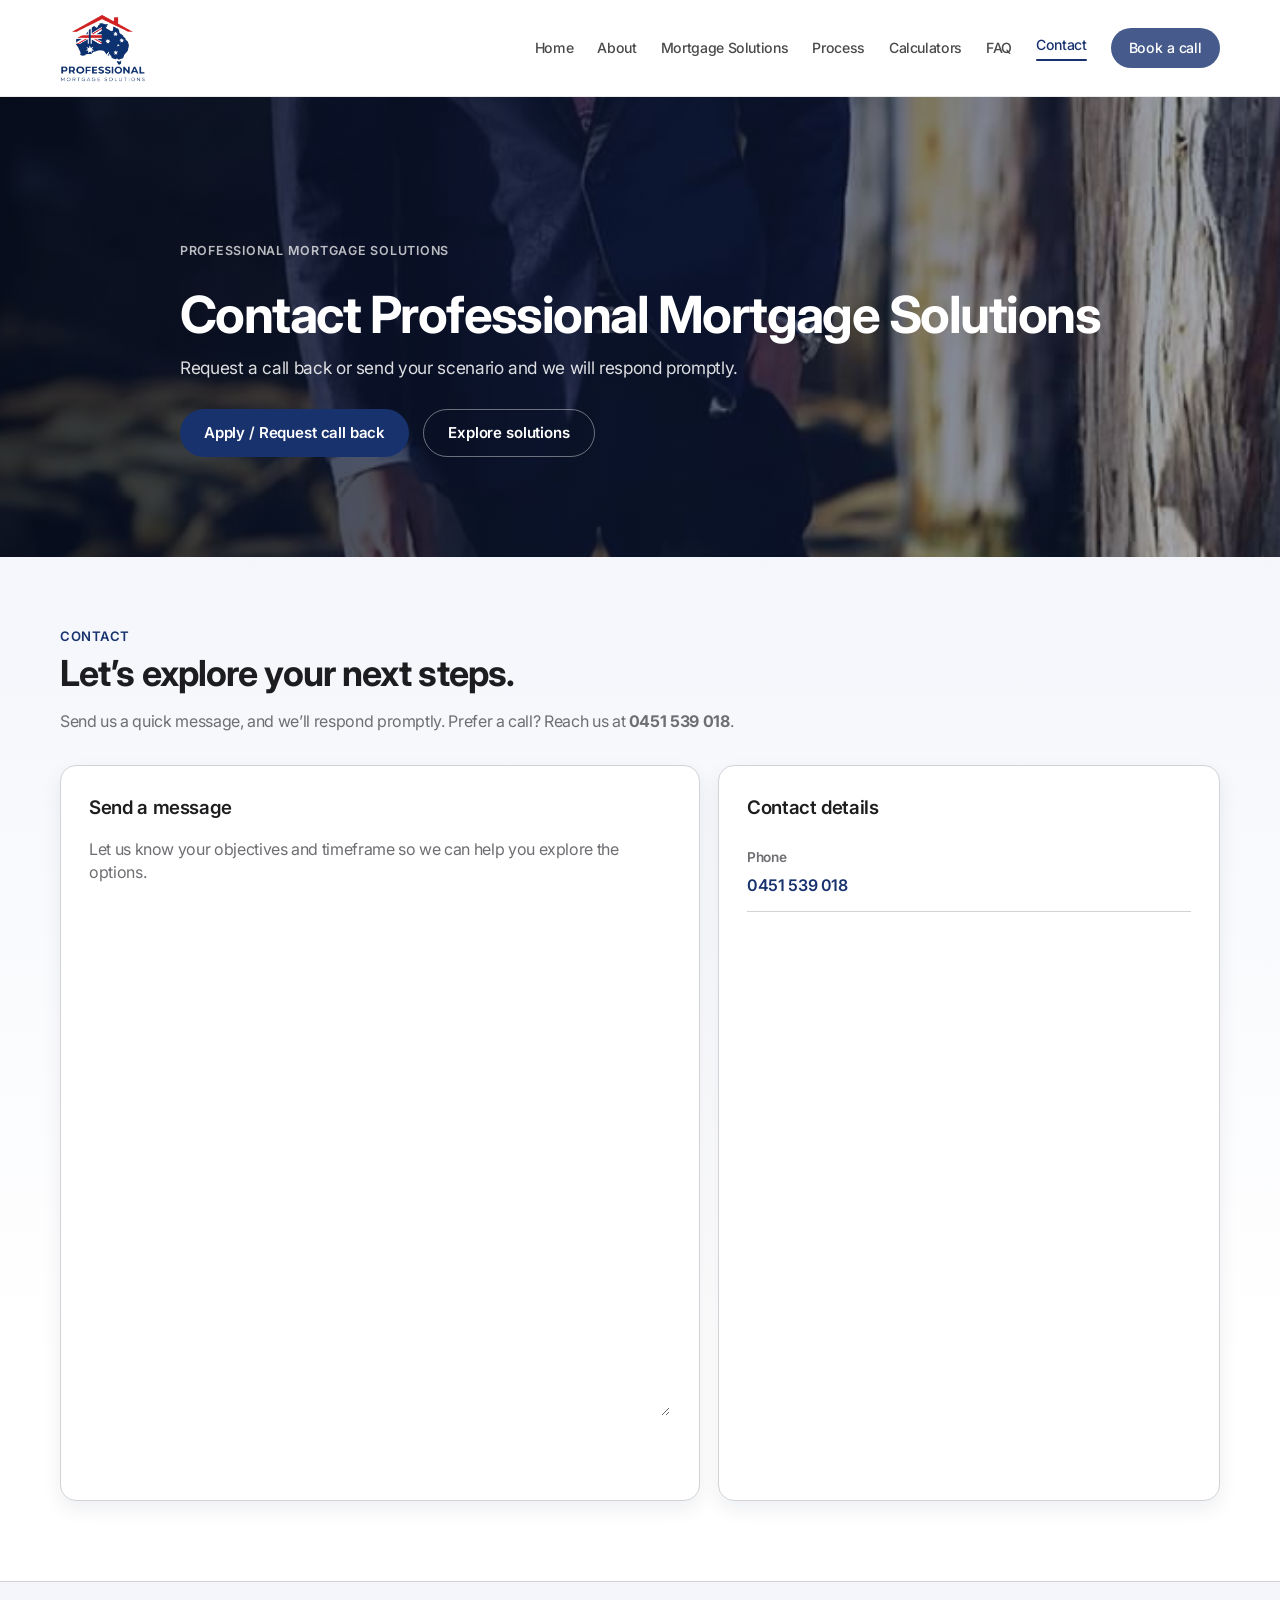
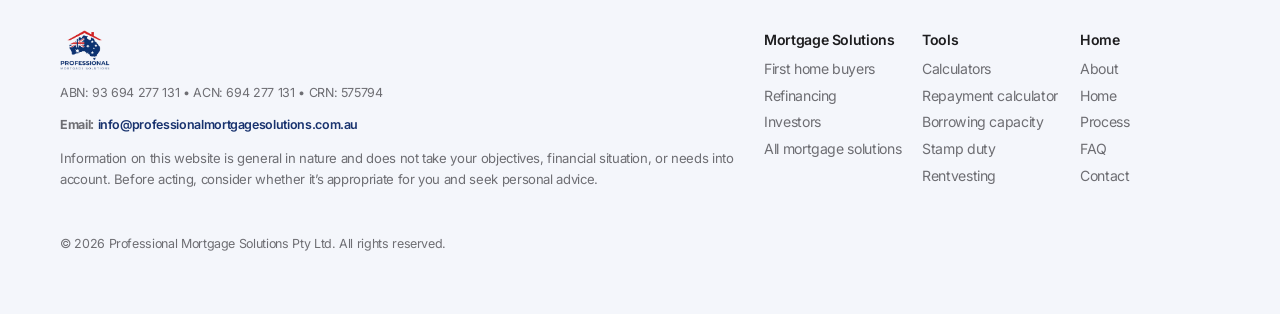
<file: contact.html>
<!DOCTYPE html>

<html lang="en">
<head>
<meta charset="utf-8"/>
<meta content="width=device-width, initial-scale=1, viewport-fit=cover" name="viewport"/>
<title>Contact | Professional Mortgage Solutions</title>
<meta content="From first home to portfolio growth — structured lending strategies tailored to your long-term property goals." name="description"/>
<script>document.documentElement.classList.add('js');</script>
<link href="https://www.professionalmortgagesolutions.com.au/contact.html" rel="canonical"/>
<meta content="Professional Mortgage Solutions" property="og:site_name"/>
<meta content="Professional Mortgage Solutions" property="og:title"/>
<meta content="From first home to portfolio growth — structured lending strategies tailored to your long-term property goals." property="og:description"/>
<meta content="website" property="og:type"/>
<meta content="https://www.professionalmortgagesolutions.com.au/contact.html" property="og:url"/>
<meta content="https://www.professionalmortgagesolutions.com.au/assets/og-image-v2.png" property="og:image"/>
<meta content="https://www.professionalmortgagesolutions.com.au/assets/og-image-v2.png" property="og:image:secure_url"/>
<meta content="image/png" property="og:image:type"/>
<meta content="1200" property="og:image:width"/>
<meta content="630" property="og:image:height"/>
<meta content="Professional Mortgage Solutions logo" property="og:image:alt"/>
<meta content="en_AU" property="og:locale"/>
<meta content="summary_large_image" name="twitter:card"/>
<meta content="Professional Mortgage Solutions" name="twitter:title"/>
<meta content="From first home to portfolio growth — structured lending strategies tailored to your long-term property goals." name="twitter:description"/>
<meta content="https://www.professionalmortgagesolutions.com.au/assets/og-image-v2.png" name="twitter:image"/>
<link href="assets/favicon.png" rel="icon" type="image/png"/>
<link href="https://fonts.googleapis.com" rel="preconnect"/>
<link crossorigin="" href="https://fonts.gstatic.com" rel="preconnect"/>
<link href="https://fonts.googleapis.com/css2?family=Inter:wght@300;400;500;600;700;800&amp;display=swap" rel="stylesheet"/>
<link href="styles.css" rel="stylesheet"/>
</head>
<body>
<a class="skipLink" href="#main">Skip to content</a>
<header class="header" id="top">
<div class="container header__inner">
<a aria-label="Professional Mortgage Solutions Home" class="brand" href="index.html">
<img alt="Professional Mortgage Solutions logo" src="assets/logo-transparent.png"/>
</a>
<button aria-controls="siteNav" aria-expanded="false" aria-label="Open menu" class="navToggle">
<span></span><span></span><span></span>
</button>
<nav aria-label="Primary navigation" class="nav" id="siteNav">
<a href="index.html">Home</a>
<a href="about.html">About</a>
<a href="mortgage-solutions.html">Mortgage Solutions</a>
<a href="process.html">Process</a>
<a href="calculators.html">Calculators</a>
<a href="faq.html">FAQ</a>
<a aria-current="page" href="contact.html">Contact</a>
<a class="btn btn--small" href="contact.html">Book a call</a></nav>
</div>
</header>
<main id="main">
<section class="pageHero" aria-label="Page introduction">
  <div class="pageHero__media" aria-hidden="true">
    <img src="assets/photo.jpg" alt="" loading="eager" decoding="async"/>
  </div>
  <div class="pageHero__overlay" aria-hidden="true"></div>
  <div class="container pageHero__inner" data-reveal="">
    <p class="eyebrow">Professional Mortgage Solutions</p>
    <h1>Contact Professional Mortgage Solutions</h1>
    <p class="lead">Request a call back or send your scenario and we will respond promptly.</p>
    <div class="hero__actions">
      <a class="btn" href="contact.html">Apply / Request call back</a>
      <a class="btn btn--ghost" href="mortgage-solutions.html">Explore solutions</a>
    </div>
  </div>
</section>
<section class="section section--alt" id="contact">
<div class="container">
<div class="section__head" data-reveal="">
<p class="kicker">CONTACT</p>
<h2>Let’s explore your next steps.</h2>
<p class="muted">Send us a quick message, and we’ll respond promptly. Prefer a call? Reach us at <strong>0451 539 018</strong>.</p>
</div>
<div class="contactGrid" data-reveal="">
<div class="card">
<h3>Send a message</h3><p class="muted">Let us know your objectives and timeframe so we can help you explore the options.</p>
<form action="/thank-you/" class="contactForm" data-netlify="true" data-netlify-honeypot="bot-field" id="contactForm" method="POST" name="enquiry" netlify="">
<input name="form-name" type="hidden" value="enquiry"/>
<p class="hidden">
<label>Don’t fill this out: <input name="bot-field"/></label>
</p>

<div class="rangeWrap">
<div class="rangeTop">
<div class="labelSm">Approx. loan amount</div>
<div class="rangeValue" id="loanAmountValue">$600,000</div>
</div>
<input id="loanAmountRange" max="10000000" min="100000" name="loanAmount" step="5000" type="range" value="600000"/>
<div class="rangeHints">
<span>$100k</span>
<span>$10m</span>
</div>
</div>

<div class="twoCol">
<label>
                  First name
                  <input autocomplete="given-name" name="firstName" required=""/>
</label>
<label>
                  Last name
                  <input autocomplete="family-name" name="lastName" required=""/>
</label>
</div>
<div class="twoCol">
<label>
                  Email
                  <input autocomplete="email" name="email" required="" type="email"/>
</label>
<label>
                  Phone
                  <input autocomplete="tel" name="phone" type="tel"/>
</label>
</div>
<label>
                How can we assist you?
                <select name="topic" required="">
<option disabled="" selected="" value="">Select one</option>
<option>First home / owner-occupied</option>
<option>Refinancing / loan review</option>
<option>Investment property</option>
<option>Construction</option>
<option>Commercial / business</option>
<option>Other</option>
</select>
</label>
<label>
                Message
                <textarea name="message" placeholder="Outline your objectives and lending position, and we’ll prepare considered options ahead of our initial consultation." required="" rows="5"></textarea>
</label>

<button class="btn" type="submit">Send enquiry</button>
<p class="micro muted" id="formStatus" role="status"></p>
</form>
</div>
<aside class="card contactDetails">
<h3>Contact details</h3>
<div class="detail">
<div class="detail__label">Phone</div>
<a class="detail__value" href="tel:+61451539018">0451 539 018</a>
</div>
<div class="detail">
<div class="detail__label">Email</div>
<a class="detail__value" href="mailto:info@professionalmortgagesolutions.com.au">info@professionalmortgagesolutions.com.au</a>
</div>

<div class="detail">
<div class="detail__label">Social</div>
<div class="detail__value">
<a href="https://facebook.com/professionalmortgagesolutions" rel="noopener" target="_blank">Facebook</a>
<span class="muted">•</span>
<a href="https://instagram.com/professionalmortgagesolutions" rel="noopener" target="_blank">Instagram</a>
</div>
</div>

<div class="detail">
<div class="detail__label">Office</div>
<div class="detail__value">52 Tranquility Crescent, Armstrong Creek (by appointment)</div>
</div>
<div class="detail">
<div class="detail__label">Hours</div>
<div class="detail__value">Mon–Fri 9:00am–5:30pm</div>
</div>
<div class="miniCta">
<h4>Need a quick answer?</h4>
<p class="muted">Call us or send a message — we’ll aim to respond promptly.</p>
<a class="btn btn--small" href="tel:+61451539018">Call now</a>
</div>
</aside>
</div>
</div>
</section>


</main>
<footer aria-label="Footer" class="footer">
<div class="container footer__inner">
<div class="footer__brand">
<img alt="Professional Mortgage Solutions logo" src="assets/logo-transparent.png"/>
<p class="micro muted">ABN: 93 694 277 131 • ACN: 694 277 131 • CRN: 575794</p>
<p class="micro muted"><strong>Email:</strong> <a href="mailto:info@professionalmortgagesolutions.com.au">info@professionalmortgagesolutions.com.au</a></p>
<p>
        Information on this website is general in nature and does not take your objectives, financial situation, or needs into account.
        Before acting, consider whether it’s appropriate for you and seek personal advice.
      </p>
</div>
<div class="footer__links">
  <div class="footerCol">
    <div class="footerTitle">Mortgage Solutions</div>
    <a href="mortgage-solutions.html#first-home-buyers">First home buyers</a>
    <a href="mortgage-solutions.html#refinance-review">Refinancing</a>
    <a href="mortgage-solutions.html#investors-smsf">Investors</a>
    <a href="mortgage-solutions.html">All mortgage solutions</a>
  </div>
  <div class="footerCol">
    <div class="footerTitle">Tools</div>
    <a href="calculators.html">Calculators</a>
    <a href="calculators.html#calc-repayment">Repayment calculator</a>
    <a href="calculators.html#calc-how-much-borrow">Borrowing capacity</a>
    <a href="calculators.html#calc-stamp-duty">Stamp duty</a>
    <a href="calculators.html#calc-rentvesting">Rentvesting</a>
  </div>
  <div class="footerCol">
    <div class="footerTitle">Home</div>
    <a href="about.html">About</a>
    <a href="index.html">Home</a>
    <a href="process.html">Process</a>
    <a href="faq.html">FAQ</a>
    <a href="contact.html">Contact</a>
  </div>
</div>
<div class="footer__bottom micro muted">© <span id="year"></span> Professional Mortgage Solutions Pty Ltd. All rights reserved.</div>
</div>
</footer>
<a aria-label="Back to top" class="backTop" href="#top">↑</a>
<script defer="" src="script.js"></script>
</body>
</html>
</file>
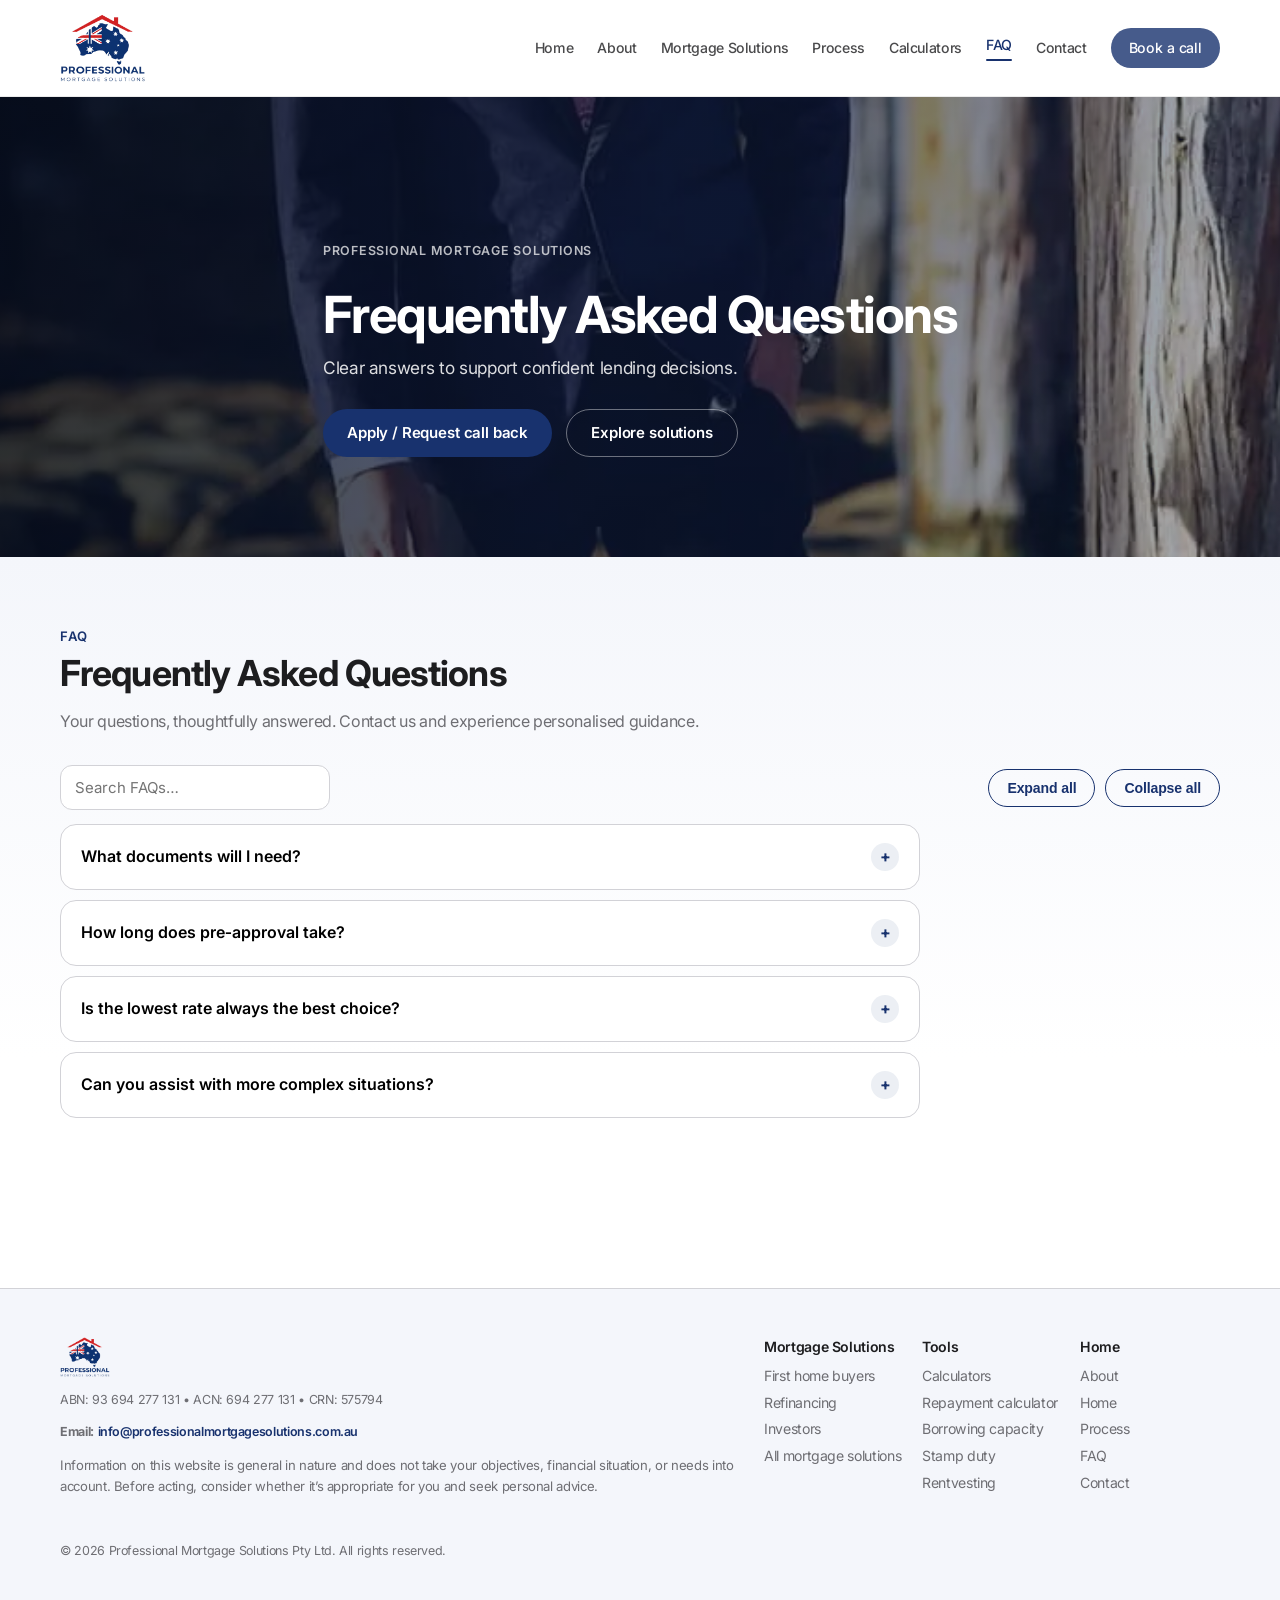
<file: faq.html>
<!DOCTYPE html>

<html lang="en">
<head>
<meta charset="utf-8"/>
<meta content="width=device-width, initial-scale=1, viewport-fit=cover" name="viewport"/>
<title>FAQ | Professional Mortgage Solutions</title>
<meta content="From first home to portfolio growth — structured lending strategies tailored to your long-term property goals." name="description"/>
<script>document.documentElement.classList.add('js');</script>
<link href="https://www.professionalmortgagesolutions.com.au/faq.html" rel="canonical"/>
<meta content="Professional Mortgage Solutions" property="og:site_name"/>
<meta content="Professional Mortgage Solutions" property="og:title"/>
<meta content="From first home to portfolio growth — structured lending strategies tailored to your long-term property goals." property="og:description"/>
<meta content="website" property="og:type"/>
<meta content="https://www.professionalmortgagesolutions.com.au/faq.html" property="og:url"/>
<meta content="https://www.professionalmortgagesolutions.com.au/assets/og-image-v2.png" property="og:image"/>
<meta content="https://www.professionalmortgagesolutions.com.au/assets/og-image-v2.png" property="og:image:secure_url"/>
<meta content="image/png" property="og:image:type"/>
<meta content="1200" property="og:image:width"/>
<meta content="630" property="og:image:height"/>
<meta content="Professional Mortgage Solutions logo" property="og:image:alt"/>
<meta content="en_AU" property="og:locale"/>
<meta content="summary_large_image" name="twitter:card"/>
<meta content="Professional Mortgage Solutions" name="twitter:title"/>
<meta content="From first home to portfolio growth — structured lending strategies tailored to your long-term property goals." name="twitter:description"/>
<meta content="https://www.professionalmortgagesolutions.com.au/assets/og-image-v2.png" name="twitter:image"/>
<link href="assets/favicon.png" rel="icon" type="image/png"/>
<link href="https://fonts.googleapis.com" rel="preconnect"/>
<link crossorigin="" href="https://fonts.gstatic.com" rel="preconnect"/>
<link href="https://fonts.googleapis.com/css2?family=Inter:wght@300;400;500;600;700;800&amp;display=swap" rel="stylesheet"/>
<link href="styles.css" rel="stylesheet"/>
</head>
<body>
<a class="skipLink" href="#main">Skip to content</a>
<header class="header" id="top">
<div class="container header__inner">
<a aria-label="Professional Mortgage Solutions Home" class="brand" href="index.html">
<img alt="Professional Mortgage Solutions logo" src="assets/logo-transparent.png"/>
</a>
<button aria-controls="siteNav" aria-expanded="false" aria-label="Open menu" class="navToggle">
<span></span><span></span><span></span>
</button>
<nav aria-label="Primary navigation" class="nav" id="siteNav">
<a href="index.html">Home</a>
<a href="about.html">About</a>
<a href="mortgage-solutions.html">Mortgage Solutions</a>
<a href="process.html">Process</a>
<a href="calculators.html">Calculators</a>
<a aria-current="page" href="faq.html">FAQ</a>
<a href="contact.html">Contact</a>
<a class="btn btn--small" href="contact.html">Book a call</a></nav>
</div>
</header>
<main id="main">
<section class="pageHero" aria-label="Page introduction">
  <div class="pageHero__media" aria-hidden="true">
    <img src="assets/photo.webp" alt="" loading="eager" decoding="async"/>
  </div>
  <div class="pageHero__overlay" aria-hidden="true"></div>
  <div class="container pageHero__inner" data-reveal="">
    <p class="eyebrow">Professional Mortgage Solutions</p>
    <h1>Frequently Asked Questions</h1>
    <p class="lead">Clear answers to support confident lending decisions.</p>
    <div class="hero__actions">
      <a class="btn" href="contact.html">Apply / Request call back</a>
      <a class="btn btn--ghost" href="mortgage-solutions.html">Explore solutions</a>
    </div>
  </div>
</section>
<!-- FAQ -->
<section class="section section--alt" id="faq">
<div class="container">
<div class="section__head" data-reveal="">
<p class="kicker">FAQ</p>
<h2>Frequently Asked Questions</h2>
<p class="muted">Your questions, thoughtfully answered. Contact us and experience personalised guidance.</p>
</div>
<div class="faq" data-reveal="">
<div class="faqItem">
<button aria-expanded="false" class="faqQ" type="button">What documents will I need?<span aria-hidden="true" class="faqIcon">+</span></button>
<div class="faqA" hidden="">To guide your loan application, we typically request:<ul class="faqList"><li>Identification: Passport, driver’s licence, or birth certificate</li><li>Income evidence: Payslips, tax returns, or accountant-prepared statements (for self-employed)</li><li>Bank statements: Usually the last 3–6 months</li><li>Existing liabilities: Credit cards, personal loans, or other debts</li><li>Current loan statements: Mortgage, car loans, or investment loans</li><li>Property details: If refinancing or buying, details of the property and rates notices</li><li>Business documents: For business or SMSF loans — company financials, trust deeds, or SMSF statements</li><li>Other supporting information: Any additional documents relevant to your situation</li></ul><p>We provide a tailored checklist specific to your circumstances, so you know exactly what’s required.</p></div>
</div>
<div class="faqItem">
<button aria-expanded="false" class="faqQ" type="button">How long does pre‑approval take?<span aria-hidden="true" class="faqIcon">+</span></button>
<div class="faqA" hidden="">Timeframes vary depending on the lender and how quickly we receive your documents. As a guide:<ul class="faqList"><li>Simple applications (employed with straightforward income): Typically 24–72 hours once documents are submitted</li><li>Self-employed or complex applications (SMSF, multiple properties, investment portfolios): Often 3–7 business days</li><li>Refinancing or top-up loans: Usually 1–5 business days</li></ul><p>Once your documents are complete, we lodge your application promptly and keep you informed at every stage, so you have a clear idea of the typical process.</p></div>
</div>
<div class="faqItem">
<button aria-expanded="false" class="faqQ" type="button">Is the lowest rate always the best choice?<span aria-hidden="true" class="faqIcon">+</span></button>
<div class="faqA" hidden="">Not necessarily. While interest rates can influence repayments, other factors are equally important:<ul class="faqList"><li>Fees and ongoing costs: Some low-rate loans may have higher fees that offset the savings</li><li>Flexibility: Features such as redraw, extra repayments, or offset accounts may better suit your lifestyle</li><li>Loan structure: Fixed vs. variable, split loans, or interest-only options can impact long-term strategy</li><li>Future plans: Moving, refinancing, or investing may require a loan that adapts to your goals</li></ul><p>We provide guidance on the pros, cons, and implications of each option, enabling you to make informed decisions tailored to your circumstances — not just the interest rate.</p></div>
</div>
<div class="faqItem">
<button aria-expanded="false" class="faqQ" type="button">Can you assist with more complex situations?<span aria-hidden="true" class="faqIcon">+</span></button>
<div class="faqA" hidden=""><p>Absolutely. We break down the process step-by-step, work within lender policies, and clearly explain what options are available. If something isn’t feasible, we outline practical alternatives early, so you always know your options.</p>Complex scenarios we can guide you through include:<ul class="faqList"><li>Self-employed income or irregular earnings</li><li>SMSF or investment property purchases</li><li>Multiple properties or refinancing scenarios</li><li>Business owners, trusts, or unique lending structures</li></ul><p>Our goal is to provide clarity and direction, ensuring you feel confident and informed throughout the process.</p></div>
</div>
</div>
</div>
</section>
</main>
<footer aria-label="Footer" class="footer">
<div class="container footer__inner">
<div class="footer__brand">
<img alt="Professional Mortgage Solutions logo" src="assets/logo-transparent.png"/>
<p class="micro muted">ABN: 93 694 277 131 • ACN: 694 277 131 • CRN: 575794</p>
<p class="micro muted"><strong>Email:</strong> <a href="mailto:info@professionalmortgagesolutions.com.au">info@professionalmortgagesolutions.com.au</a></p>
<p>
        Information on this website is general in nature and does not take your objectives, financial situation, or needs into account.
        Before acting, consider whether it’s appropriate for you and seek personal advice.
      </p>
</div>
<div class="footer__links">
  <div class="footerCol">
    <div class="footerTitle">Mortgage Solutions</div>
    <a href="mortgage-solutions.html#first-home-buyers">First home buyers</a>
    <a href="mortgage-solutions.html#refinance-review">Refinancing</a>
    <a href="mortgage-solutions.html#investors-smsf">Investors</a>
    <a href="mortgage-solutions.html">All mortgage solutions</a>
  </div>
  <div class="footerCol">
    <div class="footerTitle">Tools</div>
    <a href="calculators.html">Calculators</a>
    <a href="calculators.html#calc-repayment">Repayment calculator</a>
    <a href="calculators.html#calc-how-much-borrow">Borrowing capacity</a>
    <a href="calculators.html#calc-stamp-duty">Stamp duty</a>
    <a href="calculators.html#calc-rentvesting">Rentvesting</a>
  </div>
  <div class="footerCol">
    <div class="footerTitle">Home</div>
    <a href="about.html">About</a>
    <a href="index.html">Home</a>
    <a href="process.html">Process</a>
    <a href="faq.html">FAQ</a>
    <a href="contact.html">Contact</a>
  </div>
</div>
<div class="footer__bottom micro muted">© <span id="year"></span> Professional Mortgage Solutions Pty Ltd. All rights reserved.</div>
</div>
</footer>
<a aria-label="Back to top" class="backTop" href="#top">↑</a>
<script defer="" src="script.js"></script>
</body>
</html>
</file>
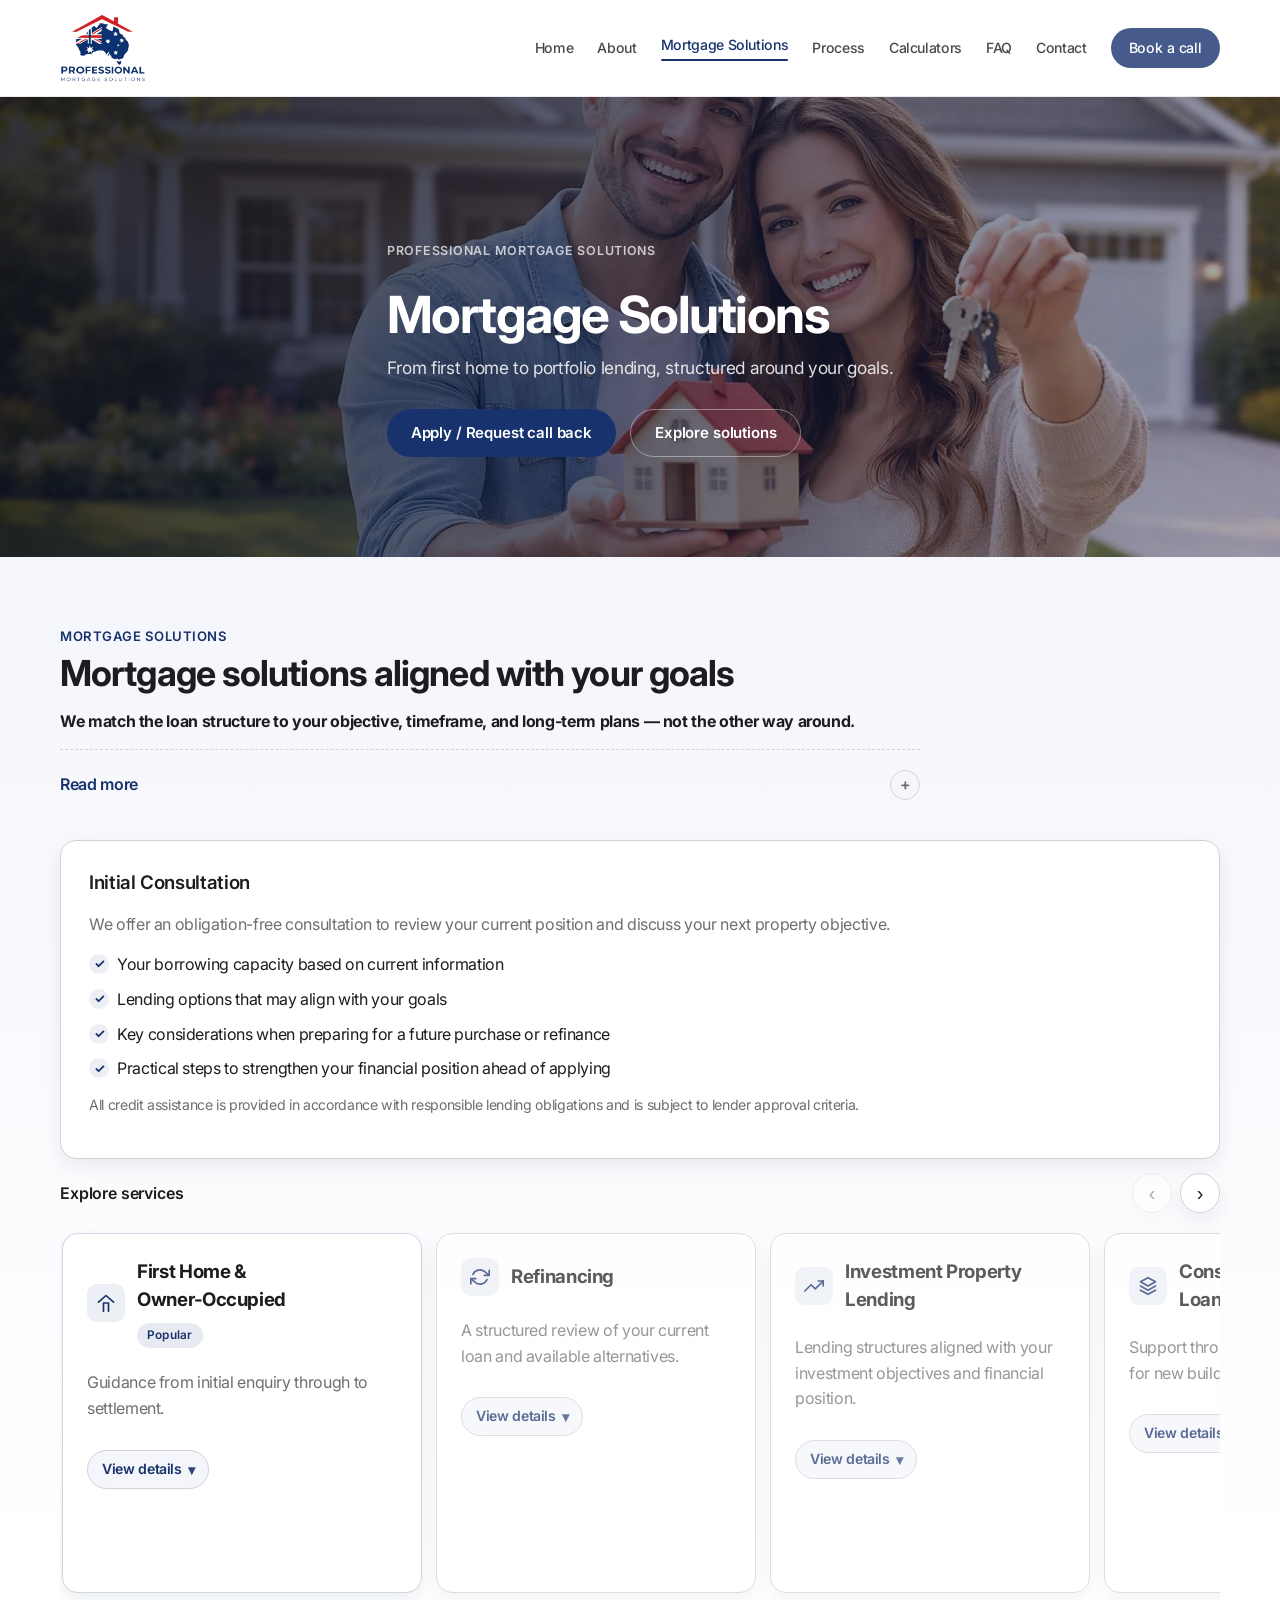
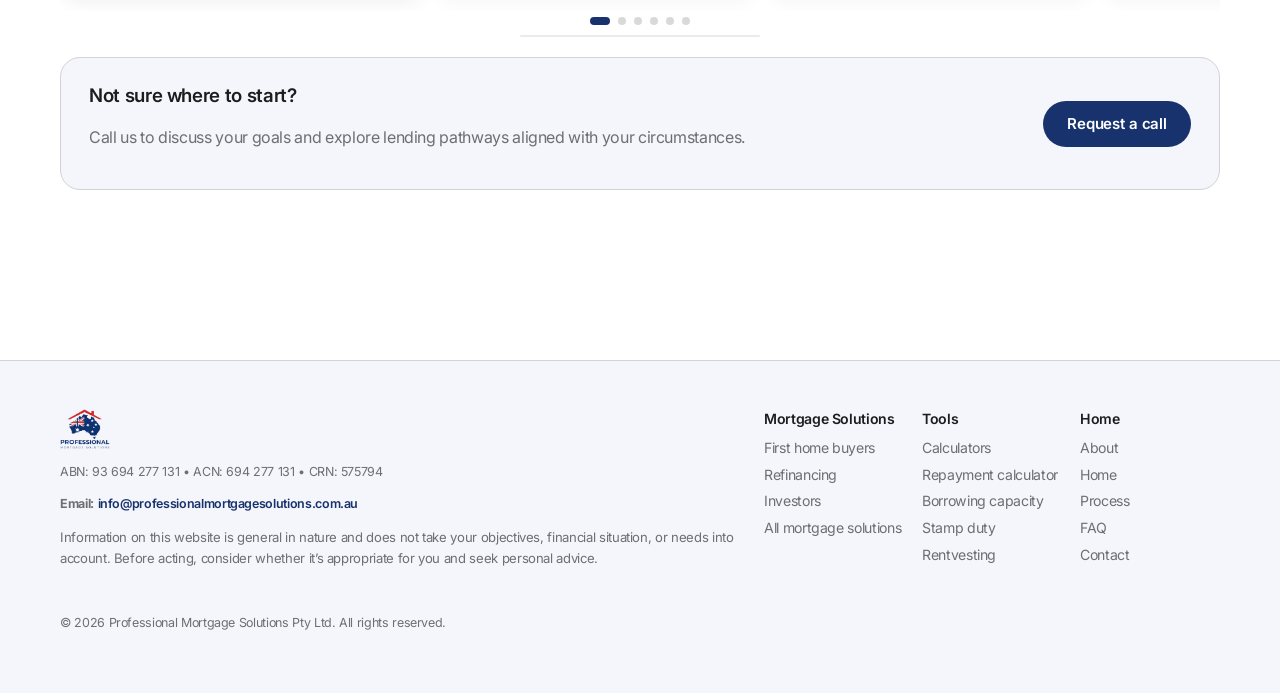
<file: mortgage-solutions.html>
<!DOCTYPE html>

<html lang="en">
<head>
<meta charset="utf-8"/>
<meta content="width=device-width, initial-scale=1, viewport-fit=cover" name="viewport"/>
<title>Mortgage Solutions | Professional Mortgage Solutions</title>
<meta content="From first home to portfolio growth — structured lending strategies tailored to your long-term property goals." name="description"/>
<script>document.documentElement.classList.add('js');</script>
<link href="https://www.professionalmortgagesolutions.com.au/mortgage-solutions.html" rel="canonical"/>
<meta content="Professional Mortgage Solutions" property="og:site_name"/>
<meta content="Professional Mortgage Solutions" property="og:title"/>
<meta content="From first home to portfolio growth — structured lending strategies tailored to your long-term property goals." property="og:description"/>
<meta content="website" property="og:type"/>
<meta content="https://www.professionalmortgagesolutions.com.au/mortgage-solutions.html" property="og:url"/>
<meta content="https://www.professionalmortgagesolutions.com.au/assets/og-image-v2.png" property="og:image"/>
<meta content="https://www.professionalmortgagesolutions.com.au/assets/og-image-v2.png" property="og:image:secure_url"/>
<meta content="image/png" property="og:image:type"/>
<meta content="1200" property="og:image:width"/>
<meta content="630" property="og:image:height"/>
<meta content="Professional Mortgage Solutions logo" property="og:image:alt"/>
<meta content="en_AU" property="og:locale"/>
<meta content="summary_large_image" name="twitter:card"/>
<meta content="Professional Mortgage Solutions" name="twitter:title"/>
<meta content="From first home to portfolio growth — structured lending strategies tailored to your long-term property goals." name="twitter:description"/>
<meta content="https://www.professionalmortgagesolutions.com.au/assets/og-image-v2.png" name="twitter:image"/>
<link href="assets/favicon.png" rel="icon" type="image/png"/>
<link href="https://fonts.googleapis.com" rel="preconnect"/>
<link crossorigin="" href="https://fonts.gstatic.com" rel="preconnect"/>
<link href="https://fonts.googleapis.com/css2?family=Inter:wght@300;400;500;600;700;800&amp;display=swap" rel="stylesheet"/>
<link href="styles.css" rel="stylesheet"/>
</head>
<body>
<a class="skipLink" href="#main">Skip to content</a>
<header class="header" id="top">
<div class="container header__inner">
<a aria-label="Professional Mortgage Solutions Home" class="brand" href="index.html">
<img alt="Professional Mortgage Solutions logo" src="assets/logo-transparent.png"/>
</a>
<button aria-controls="siteNav" aria-expanded="false" aria-label="Open menu" class="navToggle">
<span></span><span></span><span></span>
</button>
<nav aria-label="Primary navigation" class="nav" id="siteNav">
<a href="index.html">Home</a>
<a href="about.html">About</a>
<a aria-current="page" href="mortgage-solutions.html">Mortgage Solutions</a>
<a href="process.html">Process</a>
<a href="calculators.html">Calculators</a>
<a href="faq.html">FAQ</a>
<a href="contact.html">Contact</a>
<a class="btn btn--small" href="contact.html">Book a call</a></nav>
</div>
</header>
<main id="main">
<section class="pageHero" aria-label="Page introduction">
  <div class="pageHero__media" aria-hidden="true">
    <img src="assets/hero-bg.webp" alt="" loading="eager" decoding="async"/>
  </div>
  <div class="pageHero__overlay" aria-hidden="true"></div>
  <div class="container pageHero__inner" data-reveal="">
    <p class="eyebrow">Professional Mortgage Solutions</p>
    <h1>Mortgage Solutions</h1>
    <p class="lead">From first home to portfolio lending, structured around your goals.</p>
    <div class="hero__actions">
      <a class="btn" href="contact.html">Apply / Request call back</a>
      <a class="btn btn--ghost" href="mortgage-solutions.html">Explore solutions</a>
    </div>
  </div>
</section>
<!-- Services -->
<section class="section section--alt" id="services">
<div class="container">
<div class="section__head" data-reveal="">
<p class="kicker">Mortgage Solutions</p>
<h2>Mortgage solutions aligned with your goals</h2>
<p class="muted oneLiner">We match the loan structure to your objective, timeframe, and long-term plans — not the other way around.</p>
<details class="more">
  <summary>Read more</summary>
  <div class="more__content">
    <p class="muted">Your lending structure should reflect your objectives, timeframe, and financial position.</p>
    <p class="muted">Whether you are seeking competitive pricing, flexibility, or a structure designed to support longer-term plans, we provide credit assistance tailored to your circumstances.</p>
    <p class="muted">We take the time to understand what matters most to you before outlining loan options that may be suitable for your needs.</p>
    <p class="muted">Every recommendation is supported by clear explanations of features, costs, and considerations — enabling you to make informed decisions with confidence.</p>
  </div>
</details>
</div>
<div class="card" id="initialConsultationCard"><h3>Initial Consultation</h3><p class="muted">We offer an obligation-free consultation to review your current position and discuss your next property objective.</p><ul class="checklist"><li>Your borrowing capacity based on current information</li><li>Lending options that may align with your goals</li><li>Key considerations when preparing for a future purchase or refinance</li><li>Practical steps to strengthen your financial position ahead of applying</li></ul><p class="micro muted">All credit assistance is provided in accordance with responsible lending obligations and is subject to lender approval criteria.</p></div><div class="hScrollWrap" data-reveal="">
  <div class="hScrollHead">
    <h3 class="hScrollTitle">Explore services</h3>
    <div class="hScrollNav" aria-label="Service carousel controls">
      <button class="hNavBtn" type="button" data-hscroll-prev aria-label="Scroll left">‹</button>
      <button class="hNavBtn" type="button" data-hscroll-next aria-label="Scroll right">›</button>
    </div>
  </div>
  <div class="hScrollRail" data-hscroll data-slider="services">

    <article class="serviceCard serviceCard--featured" id="first-home-buyers">
      <div class="serviceTop">
        <span aria-hidden="true" class="serviceIcon">
          <svg fill="none" stroke="currentColor" stroke-linecap="round" stroke-linejoin="round" stroke-width="2" viewBox="0 0 24 24">
            <path d="M3 11l9-8 9 8"></path>
            <path d="M9 22V12h6v10"></path>
          </svg>
        </span>
        <div class="serviceMeta">
          <h3>First Home &amp; Owner‑Occupied</h3>
          <span class="serviceBadge">Popular</span>
        </div>
      </div>
      <p class="muted">Guidance from initial enquiry through to settlement.</p>
      <details class="svcDetails">
        <summary>View details</summary>
        <div class="svcDetails__content">
          <ul>
            <li>Eligibility and deposit discussions based on your circumstances</li>
            <li>Pre-approval assistance and comparison of relevant lender options</li>
            <li>Support from offer through to settlement</li>
            <li>Clear explanation of loan features, costs, and considerations</li>
          </ul>
        </div>
      </details>
    </article>

    <article class="serviceCard" id="refinance-review">
      <div class="serviceTop">
        <span aria-hidden="true" class="serviceIcon">
          <svg fill="none" stroke="currentColor" stroke-linecap="round" stroke-linejoin="round" stroke-width="2" viewBox="0 0 24 24">
            <polyline points="23 4 23 10 17 10"></polyline>
            <polyline points="1 20 1 14 7 14"></polyline>
            <path d="M3.51 9a9 9 0 0 1 14.13-3.36L23 10"></path>
            <path d="M20.49 15a9 9 0 0 1-14.13 3.36L1 14"></path>
          </svg>
        </span>
        <div class="serviceMeta">
          <h3>Refinancing</h3>
        </div>
      </div>
      <p class="muted">A structured review of your current loan and available alternatives.</p>
      <details class="svcDetails">
        <summary>View details</summary>
        <div class="svcDetails__content">
          <ul>
            <li>Review of rate, fees, and loan features</li>
            <li>Explanation of offset and redraw facilities</li>
            <li>Debt consolidation discussions (where appropriate)</li>
            <li>Assessment of alternative lending options based on your goals</li>
          </ul>
          <p class="micro muted">All refinancing options are subject to lender approval criteria and responsible lending obligations.</p>
        </div>
      </details>
    </article>

    <article class="serviceCard" id="investors-smsf">
      <div class="serviceTop">
        <span aria-hidden="true" class="serviceIcon">
          <svg fill="none" stroke="currentColor" stroke-linecap="round" stroke-linejoin="round" stroke-width="2" viewBox="0 0 24 24">
            <polyline points="23 6 13.5 15.5 8.5 10.5 1 18"></polyline>
            <polyline points="17 6 23 6 23 12"></polyline>
          </svg>
        </span>
        <div class="serviceMeta">
          <h3>Investment Property Lending</h3>
        </div>
      </div>
      <p class="muted">Lending structures aligned with your investment objectives and financial position.</p>
      <details class="svcDetails">
        <summary>View details</summary>
        <div class="svcDetails__content">
          <ul>
            <li>Review of borrowing capacity for investment purchases</li>
            <li>Comparison of interest-only and principal &amp; interest options</li>
            <li>Lending structures suitable for single or multiple investment properties</li>
            <li>Guidance on policy considerations relevant to property investors</li>
          </ul>
          <p class="micro muted">We provide credit assistance only and do not provide financial or investment advice.</p>
        </div>
      </details>
    </article>

    <article class="serviceCard" id="construction-land">
      <div class="serviceTop">
        <span aria-hidden="true" class="serviceIcon">
          <svg fill="none" stroke="currentColor" stroke-linecap="round" stroke-linejoin="round" stroke-width="2" viewBox="0 0 24 24">
            <path d="M12 2l9 5-9 5-9-5 9-5z"></path>
            <path d="M3 12l9 5 9-5"></path>
            <path d="M3 17l9 5 9-5"></path>
          </svg>
        </span>
        <div class="serviceMeta">
          <h3>Construction &amp; Land Loans</h3>
        </div>
      </div>
      <p class="muted">Support through the lending process for new builds and land purchases.</p>
      <details class="svcDetails">
        <summary>View details</summary>
        <div class="svcDetails__content">
          <ul>
            <li>Explanation of construction loan processes and progress payments</li>
            <li>Timeline guidance and documentation requirements</li>
            <li>Discussion of lender policies for house-and-land packages</li>
            <li>Information regarding lending considerations for multi-occupancy properties</li>
          </ul>
        </div>
      </details>
    </article>

    <article class="serviceCard" id="loan-health-check">
      <div class="serviceTop">
        <span aria-hidden="true" class="serviceIcon">
          <svg fill="none" stroke="currentColor" stroke-linecap="round" stroke-linejoin="round" stroke-width="2" viewBox="0 0 24 24">
            <rect x="2" y="7" width="20" height="14" rx="2"></rect>
            <path d="M16 7V5a2 2 0 0 0-2-2h-4a2 2 0 0 0-2 2v2"></path>
            <path d="M2 13h20"></path>
          </svg>
        </span>
        <div class="serviceMeta">
          <h3>Restructuring &amp; Loan Health Check</h3>
        </div>
      </div>
      <p class="muted">A structured review of your current lending arrangements.</p>
      <details class="svcDetails">
        <summary>View details</summary>
        <div class="svcDetails__content">
          <ul>
            <li>Assessment of your existing loan features and structure</li>
            <li>Discussion of alternative options that may better align with your circumstances</li>
            <li>Consideration of changes in goals or financial position</li>
          </ul>
        </div>
      </details>
    </article>

    <article class="serviceCard" id="smsf-lending">
      <div class="serviceTop">
        <span aria-hidden="true" class="serviceIcon">
          <svg fill="none" stroke="currentColor" stroke-linecap="round" stroke-linejoin="round" stroke-width="2" viewBox="0 0 24 24">
            <circle cx="12" cy="12" r="10"></circle>
            <path d="M16.24 7.76l-2.12 6.36-6.36 2.12 2.12-6.36 6.36-2.12z"></path>
          </svg>
        </span>
        <div class="serviceMeta">
          <h3>SMSF Lending</h3>
        </div>
      </div>
      <p class="muted">Credit assistance for clients seeking to purchase property through a Self-Managed Super Fund.</p>
      <details class="svcDetails">
        <summary>View details</summary>
        <div class="svcDetails__content">
          <ul>
            <li>Discussion of lender policies for SMSF borrowing</li>
            <li>Coordination with lenders and relevant professionals</li>
            <li>Explanation of documentation and compliance requirements</li>
          </ul>
        </div>
      </details>
    </article>

  </div>

  <div class="hDots" data-slider-dots aria-label="Service slider pagination"></div>
  <div class="hProgress" aria-hidden="true"><span class="hProgressBar" data-slider-progress></span></div>
</div>
<div class="ctaBanner" data-reveal="">
<div>
<h3>Not sure where to start?</h3>
<p class="muted">Call us to discuss your goals and explore lending pathways aligned with your circumstances.</p>
</div>
<a class="btn" href="contact.html">Request a call</a>
</div>
</div>
</section>
</main>
<footer aria-label="Footer" class="footer">
<div class="container footer__inner">
<div class="footer__brand">
<img alt="Professional Mortgage Solutions logo" src="assets/logo-transparent.png"/>
<p class="micro muted">ABN: 93 694 277 131 • ACN: 694 277 131 • CRN: 575794</p>
<p class="micro muted"><strong>Email:</strong> <a href="mailto:info@professionalmortgagesolutions.com.au">info@professionalmortgagesolutions.com.au</a></p>
<p>
        Information on this website is general in nature and does not take your objectives, financial situation, or needs into account.
        Before acting, consider whether it’s appropriate for you and seek personal advice.
      </p>
</div>
<div class="footer__links">
  <div class="footerCol">
    <div class="footerTitle">Mortgage Solutions</div>
    <a href="mortgage-solutions.html#first-home-buyers">First home buyers</a>
    <a href="mortgage-solutions.html#refinance-review">Refinancing</a>
    <a href="mortgage-solutions.html#investors-smsf">Investors</a>
    <a href="mortgage-solutions.html">All mortgage solutions</a>
  </div>
  <div class="footerCol">
    <div class="footerTitle">Tools</div>
    <a href="calculators.html">Calculators</a>
    <a href="calculators.html#calc-repayment">Repayment calculator</a>
    <a href="calculators.html#calc-how-much-borrow">Borrowing capacity</a>
    <a href="calculators.html#calc-stamp-duty">Stamp duty</a>
    <a href="calculators.html#calc-rentvesting">Rentvesting</a>
  </div>
  <div class="footerCol">
    <div class="footerTitle">Home</div>
    <a href="about.html">About</a>
    <a href="index.html">Home</a>
    <a href="process.html">Process</a>
    <a href="faq.html">FAQ</a>
    <a href="contact.html">Contact</a>
  </div>
</div>
<div class="footer__bottom micro muted">© <span id="year"></span> Professional Mortgage Solutions Pty Ltd. All rights reserved.</div>
</div>
</footer>
<a aria-label="Back to top" class="backTop" href="#top">↑</a>
<script defer="" src="script.js"></script>
</body>
</html>
</file>
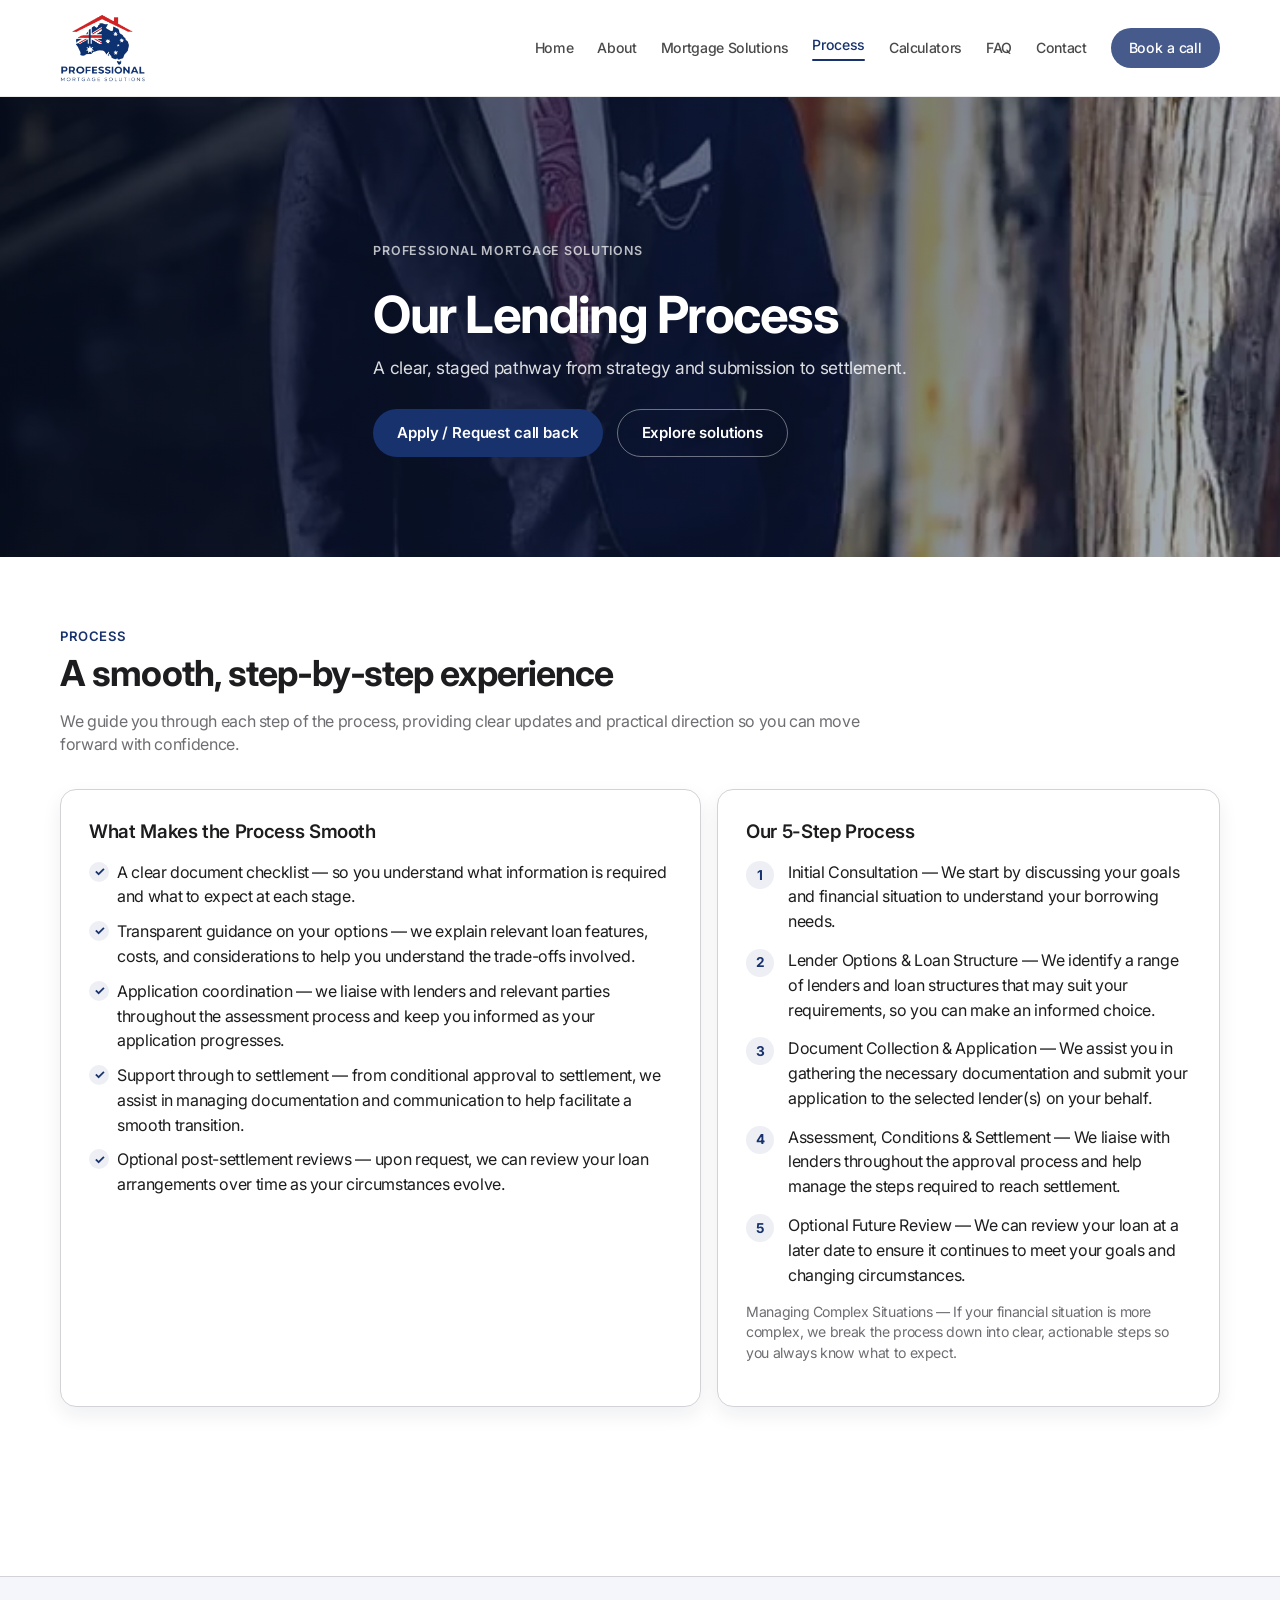
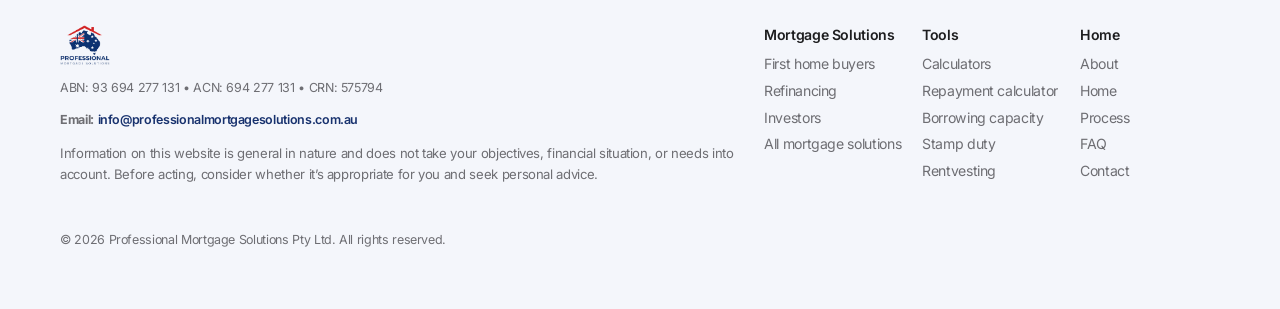
<file: process.html>
<!DOCTYPE html>

<html lang="en">
<head>
<meta charset="utf-8"/>
<meta content="width=device-width, initial-scale=1, viewport-fit=cover" name="viewport"/>
<title>Process | Professional Mortgage Solutions</title>
<meta content="From first home to portfolio growth — structured lending strategies tailored to your long-term property goals." name="description"/>
<script>document.documentElement.classList.add('js');</script>
<link href="https://www.professionalmortgagesolutions.com.au/process.html" rel="canonical"/>
<meta content="Professional Mortgage Solutions" property="og:site_name"/>
<meta content="Professional Mortgage Solutions" property="og:title"/>
<meta content="From first home to portfolio growth — structured lending strategies tailored to your long-term property goals." property="og:description"/>
<meta content="website" property="og:type"/>
<meta content="https://www.professionalmortgagesolutions.com.au/process.html" property="og:url"/>
<meta content="https://www.professionalmortgagesolutions.com.au/assets/og-image-v2.png" property="og:image"/>
<meta content="https://www.professionalmortgagesolutions.com.au/assets/og-image-v2.png" property="og:image:secure_url"/>
<meta content="image/png" property="og:image:type"/>
<meta content="1200" property="og:image:width"/>
<meta content="630" property="og:image:height"/>
<meta content="Professional Mortgage Solutions logo" property="og:image:alt"/>
<meta content="en_AU" property="og:locale"/>
<meta content="summary_large_image" name="twitter:card"/>
<meta content="Professional Mortgage Solutions" name="twitter:title"/>
<meta content="From first home to portfolio growth — structured lending strategies tailored to your long-term property goals." name="twitter:description"/>
<meta content="https://www.professionalmortgagesolutions.com.au/assets/og-image-v2.png" name="twitter:image"/>
<link href="assets/favicon.png" rel="icon" type="image/png"/>
<link href="https://fonts.googleapis.com" rel="preconnect"/>
<link crossorigin="" href="https://fonts.gstatic.com" rel="preconnect"/>
<link href="https://fonts.googleapis.com/css2?family=Inter:wght@300;400;500;600;700;800&amp;display=swap" rel="stylesheet"/>
<link href="styles.css" rel="stylesheet"/>
</head>
<body>
<a class="skipLink" href="#main">Skip to content</a>
<header class="header" id="top">
<div class="container header__inner">
<a aria-label="Professional Mortgage Solutions Home" class="brand" href="index.html">
<img alt="Professional Mortgage Solutions logo" src="assets/logo-transparent.png"/>
</a>
<button aria-controls="siteNav" aria-expanded="false" aria-label="Open menu" class="navToggle">
<span></span><span></span><span></span>
</button>
<nav aria-label="Primary navigation" class="nav" id="siteNav">
<a href="index.html">Home</a>
<a href="about.html">About</a>
<a href="mortgage-solutions.html">Mortgage Solutions</a>
<a aria-current="page" href="process.html">Process</a>
<a href="calculators.html">Calculators</a>
<a href="faq.html">FAQ</a>
<a href="contact.html">Contact</a>
<a class="btn btn--small" href="contact.html">Book a call</a></nav>
</div>
</header>
<main id="main">
<section class="pageHero" aria-label="Page introduction">
  <div class="pageHero__media" aria-hidden="true">
    <img src="assets/prabhat-silwal.webp" alt="" loading="eager" decoding="async"/>
  </div>
  <div class="pageHero__overlay" aria-hidden="true"></div>
  <div class="container pageHero__inner" data-reveal="">
    <p class="eyebrow">Professional Mortgage Solutions</p>
    <h1>Our Lending Process</h1>
    <p class="lead">A clear, staged pathway from strategy and submission to settlement.</p>
    <div class="hero__actions">
      <a class="btn" href="contact.html">Apply / Request call back</a>
      <a class="btn btn--ghost" href="mortgage-solutions.html">Explore solutions</a>
    </div>
  </div>
</section>
<!-- Process -->
<section class="section" id="process">
<div class="container">
<div class="section__head" data-reveal="">
<p class="kicker">PROCESS</p>
<h2>A smooth, step‑by‑step experience</h2>
<p class="muted">We guide you through each step of the process, providing clear updates and practical direction so you can move forward with confidence.</p>
</div>
<div class="whyGrid" data-reveal="">
<div class="card">
<h3>What Makes the Process Smooth</h3>
<ul class="checklist"><li>A clear document checklist — so you understand what information is required and what to expect at each stage.</li><li>Transparent guidance on your options — we explain relevant loan features, costs, and considerations to help you understand the trade-offs involved.</li><li>Application coordination — we liaise with lenders and relevant parties throughout the assessment process and keep you informed as your application progresses.</li><li>Support through to settlement — from conditional approval to settlement, we assist in managing documentation and communication to help facilitate a smooth transition.</li><li>Optional post-settlement reviews — upon request, we can review your loan arrangements over time as your circumstances evolve.</li></ul>
</div>
<div class="card">
<h3>Our 5-Step Process</h3>
<ol class="steps"><li>Initial Consultation — We start by discussing your goals and financial situation to understand your borrowing needs.</li><li>Lender Options &amp; Loan Structure — We identify a range of lenders and loan structures that may suit your requirements, so you can make an informed choice.</li><li>Document Collection &amp; Application — We assist you in gathering the necessary documentation and submit your application to the selected lender(s) on your behalf.</li><li>Assessment, Conditions &amp; Settlement — We liaise with lenders throughout the approval process and help manage the steps required to reach settlement.</li><li>Optional Future Review — We can review your loan at a later date to ensure it continues to meet your goals and changing circumstances.</li></ol>
<p class="micro muted">Managing Complex Situations — If your financial situation is more complex, we break the process down into clear, actionable steps so you always know what to expect.</p>
</div>
</div>
</div>
</section>
</main>
<footer aria-label="Footer" class="footer">
<div class="container footer__inner">
<div class="footer__brand">
<img alt="Professional Mortgage Solutions logo" src="assets/logo-transparent.png"/>
<p class="micro muted">ABN: 93 694 277 131 • ACN: 694 277 131 • CRN: 575794</p>
<p class="micro muted"><strong>Email:</strong> <a href="mailto:info@professionalmortgagesolutions.com.au">info@professionalmortgagesolutions.com.au</a></p>
<p>
        Information on this website is general in nature and does not take your objectives, financial situation, or needs into account.
        Before acting, consider whether it’s appropriate for you and seek personal advice.
      </p>
</div>
<div class="footer__links">
  <div class="footerCol">
    <div class="footerTitle">Mortgage Solutions</div>
    <a href="mortgage-solutions.html#first-home-buyers">First home buyers</a>
    <a href="mortgage-solutions.html#refinance-review">Refinancing</a>
    <a href="mortgage-solutions.html#investors-smsf">Investors</a>
    <a href="mortgage-solutions.html">All mortgage solutions</a>
  </div>
  <div class="footerCol">
    <div class="footerTitle">Tools</div>
    <a href="calculators.html">Calculators</a>
    <a href="calculators.html#calc-repayment">Repayment calculator</a>
    <a href="calculators.html#calc-how-much-borrow">Borrowing capacity</a>
    <a href="calculators.html#calc-stamp-duty">Stamp duty</a>
    <a href="calculators.html#calc-rentvesting">Rentvesting</a>
  </div>
  <div class="footerCol">
    <div class="footerTitle">Home</div>
    <a href="about.html">About</a>
    <a href="index.html">Home</a>
    <a href="process.html">Process</a>
    <a href="faq.html">FAQ</a>
    <a href="contact.html">Contact</a>
  </div>
</div>
<div class="footer__bottom micro muted">© <span id="year"></span> Professional Mortgage Solutions Pty Ltd. All rights reserved.</div>
</div>
</footer>
<a aria-label="Back to top" class="backTop" href="#top">↑</a>
<script defer="" src="script.js"></script>
</body>
</html>
</file>
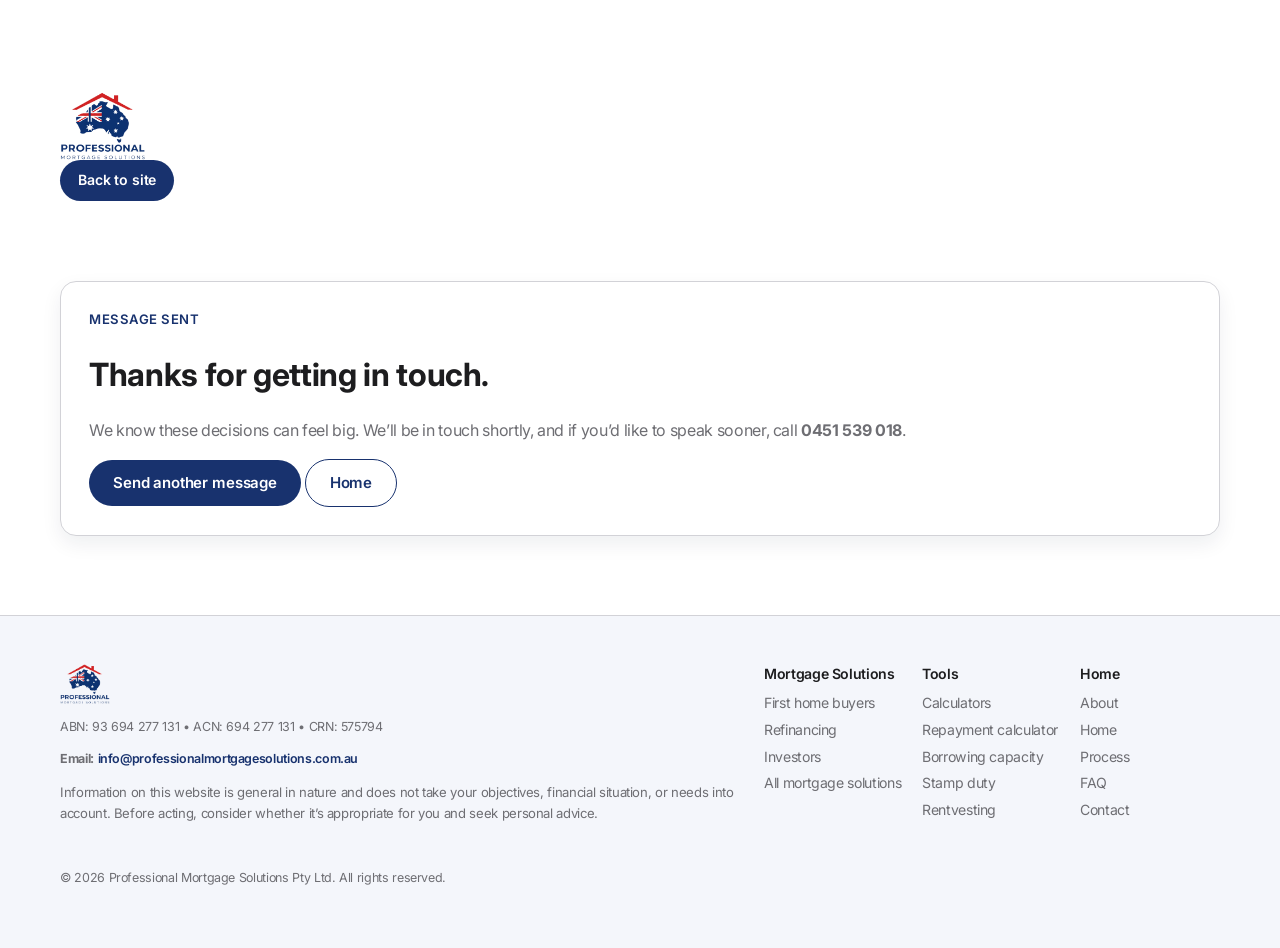
<file: thank-you.html>
<!DOCTYPE html>

<html lang="en">
<head>
<meta charset="utf-8"/>
<meta content="width=device-width, initial-scale=1, viewport-fit=cover" name="viewport"/>
<title>Thanks | Professional Mortgage Solutions</title>
<meta content="From first home to portfolio growth — structured lending strategies tailored to your long-term property goals." name="description"/>
<link href="/assets/favicon.png" rel="icon" type="image/png"/>
<link href="https://fonts.googleapis.com" rel="preconnect"/>
<link crossorigin="" href="https://fonts.gstatic.com" rel="preconnect"/>
<link href="https://fonts.googleapis.com/css2?family=Inter:wght@400;500;600;700&amp;display=swap" rel="stylesheet"/>
<link href="/styles.css" rel="stylesheet">
</link><meta content="Professional Mortgage Solutions" property="og:title"/><meta content="From first home to portfolio growth — structured lending strategies tailored to your long-term property goals." property="og:description"/><meta content="https://www.professionalmortgagesolutions.com.au/assets/og-image-v2.png" property="og:image"/><meta content="https://www.professionalmortgagesolutions.com.au/assets/og-image-v2.png" property="og:image:secure_url"/><meta content="image/png" property="og:image:type"/><meta content="1200" property="og:image:width"/><meta content="630" property="og:image:height"/><meta content="Professional Mortgage Solutions logo" property="og:image:alt"/><meta content="summary_large_image" name="twitter:card"/><meta content="Professional Mortgage Solutions" name="twitter:title"/><meta content="From first home to portfolio growth — structured lending strategies tailored to your long-term property goals." name="twitter:description"/><meta content="https://www.professionalmortgagesolutions.com.au/assets/og-image-v2.png" name="twitter:image"/><link href="https://www.professionalmortgagesolutions.com.au/thank-you.html" rel="canonical"/><meta content="https://www.professionalmortgagesolutions.com.au/thank-you.html" property="og:url"/></head>
<body>
<header class="siteHeader siteHeader--simple">
<div class="container headerRow">
<a aria-label="Professional Mortgage Solutions home" class="brand" href="/">
<img alt="Professional Mortgage Solutions" class="brandLogo" src="/assets/logo-transparent.png"/>
</a>
<a class="btn btn--small" href="/">Back to site</a>
</div>
</header>
<main class="section">
<div class="container">
<div class="card thankCard">
<p class="kicker">MESSAGE SENT</p>
<h1 class="thankTitle">Thanks for getting in touch.</h1>
<p class="muted">
          We know these decisions can feel big. We’ll be in touch shortly, and if you’d like to speak sooner, call <strong>0451 539 018</strong>.
        </p>
<div class="thankActions">
<a class="btn" href="/contact.html">Send another message</a>
<a class="btn btn--ghost" href="/">Home</a>
</div>
</div>
</div>
</main>
<footer aria-label="Footer" class="footer">
<div class="container footer__inner">
<div class="footer__brand">
<img alt="Professional Mortgage Solutions logo" src="/assets/logo-transparent.png"/>
<p class="micro muted">ABN: 93&nbsp;694&nbsp;277&nbsp;131 • ACN: 694&nbsp;277&nbsp;131 • CRN: 575794</p>
<p class="micro muted"><strong>Email:</strong> <a href="mailto:info@professionalmortgagesolutions.com.au">info@professionalmortgagesolutions.com.au</a></p>
<p>
        Information on this website is general in nature and does not take your objectives, financial situation, or needs into account.
        Before acting, consider whether it’s appropriate for you and seek personal advice.
      </p>
</div>
<div class="footer__links">
  <div class="footerCol">
    <div class="footerTitle">Mortgage Solutions</div>
    <a href="/mortgage-solutions.html#first-home-buyers">First home buyers</a>
    <a href="/mortgage-solutions.html#refinance-review">Refinancing</a>
    <a href="/mortgage-solutions.html#investors-smsf">Investors</a>
    <a href="/mortgage-solutions.html">All mortgage solutions</a>
  </div>
  <div class="footerCol">
    <div class="footerTitle">Tools</div>
    <a href="/calculators.html">Calculators</a>
    <a href="/calculators.html#calc-repayment">Repayment calculator</a>
    <a href="/calculators.html#calc-how-much-borrow">Borrowing capacity</a>
    <a href="/calculators.html#calc-stamp-duty">Stamp duty</a>
    <a href="/calculators.html#calc-rentvesting">Rentvesting</a>
  </div>
  <div class="footerCol">
    <div class="footerTitle">Home</div>
    <a href="/about.html">About</a>
    <a href="/index.html">Home</a>
    <a href="/process.html">Process</a>
    <a href="/faq.html">FAQ</a>
    <a href="/contact.html">Contact</a>
  </div>
</div>
<div class="footer__bottom micro muted">© <span id="year"></span> Professional Mortgage Solutions Pty Ltd. All rights reserved.</div>
</div>
</footer>
<script defer="" src="/script.js"></script>
</body>
</html>
</file>
<file: styles.css>
/*
  Professional Mortgage Solutions Pty Ltd
  Apple-inspired minimal design
*/

:root{
  --brand: rgb(24, 50, 110);
  --accent: rgb(35, 69, 142);
  --accent2: rgb(46, 88, 173);
  --brand-ink: #0f1b3d;

  --text: #1d1d1f;
  --muted: #6e6e73;
  --bg: #ffffff;
  --soft: #f4f6fb;
  --soft-2: #eef2fb;
  --card: #ffffff;
  --border: #d2d2d7;

  --shadow: 0 16px 42px rgba(15, 27, 61, .12);
  --shadow-sm: 0 8px 20px rgba(15, 27, 61, .07);

  --container: 1200px;
  --radius: 16px;

  /* JS updates this to the actual header height. Fallback keeps layout stable. */
  --header-h: 92px;

}

*{ box-sizing: border-box; }
html{ scroll-behavior: smooth; }

body{
  margin: 0;
  font-family: -apple-system, BlinkMacSystemFont, 'SF Pro Text', 'SF Pro Display', 'Inter', 'Helvetica Neue', Helvetica, Arial, sans-serif;
  color: var(--text);
  background: var(--bg);
  -webkit-font-smoothing: antialiased;
  -moz-osx-font-smoothing: grayscale;
  font-feature-settings: 'kern';
  line-height: 1.47059;
  letter-spacing: -0.022em;

  /* Header is fixed — keep content from sitting underneath it */
  padding-top: var(--header-h);
}

/* Mobile safe-area + overflow guard (prevents "cut edges" on some iPhones) */
html, body{ width: 100%; overflow-x: hidden; }
.hidden{ display: none !important; }
p, a, .muted, .micro{ overflow-wrap: anywhere; word-break: break-word; }

a{ color: inherit; text-decoration: none; }
img{ max-width: 100%; display: block; }

.container{
  max-width: var(--container);
  margin: 0 auto;
  /* Mobile-friendly gutter + iOS safe-area support (prevents content touching screen edges) */
  padding-left: calc(20px + env(safe-area-inset-left));
  padding-right: calc(20px + env(safe-area-inset-right));
}

.skipLink{
  position: absolute;
  left: -999px;
  top: 10px;
  background: var(--brand);
  color: #fff;
  padding: 10px 12px;
  border-radius: 10px;
  z-index: 999;
}
.skipLink:focus{ left: 12px; }

.muted{ color: var(--muted); }
.oneLiner{ color: var(--text); font-weight: 700; }
.micro{ font-size: .88rem; }

.srOnly{
  position: absolute;
  width: 1px;
  height: 1px;
  padding: 0;
  margin: -1px;
  overflow: hidden;
  clip: rect(0,0,0,0);
  white-space: nowrap;
  border: 0;
}

/* Subtle reveal (progressive enhancement)
   Default = visible. Only hide/animate when JS enables it (html.js.reveal). */
[data-reveal]{
  opacity: 1;
  transform: none;
}
.js.reveal [data-reveal]{
  opacity: 0;
  transform: translateY(20px);
  transition: opacity .8s cubic-bezier(0.25, 0.46, 0.45, 0.94), transform .8s cubic-bezier(0.25, 0.46, 0.45, 0.94);
}
.js.reveal .is-visible{ opacity: 1; transform: translateY(0); }

/* Buttons */
.btn{
  display: inline-flex;
  align-items: center;
  justify-content: center;
  gap: 8px;
  padding: 12px 24px;
  border-radius: 980px;
  background: var(--brand);
  color: #fff;
  border: none;
  box-shadow: none;
  font-weight: 600;
  font-size: .94rem;
  letter-spacing: -0.01em;
  cursor: pointer;
  transition: background .3s cubic-bezier(0.25, 0.1, 0.25, 1), transform .3s cubic-bezier(0.25, 0.1, 0.25, 1), opacity .3s ease;
}
.btn:hover{ background: var(--accent2); transform: scale(1.02); }
.btn:active{ transform: scale(0.98); }
.btn:focus-visible{ outline: 4px solid rgba(24,50,110,.35); outline-offset: 2px; }

.btn--ghost{
  background: transparent;
  color: var(--brand);
  border: 1.5px solid var(--brand);
  box-shadow: none;
}
.btn--ghost:hover{ background: rgba(24,50,110,.06); transform: scale(1.02); }

.btn--small{ padding: 10px 18px; font-size: .88rem; }
.btn--block{ width: 100%; }

.btn__icon{ font-weight: 700; opacity: .95; }

/* Top contact bar */
.topbar{
  background: var(--soft);
  border-bottom: 1px solid var(--border);
}
.topbar__inner{
  display: flex;
  align-items: center;
  justify-content: space-between;
  gap: 12px;
  /* Keep horizontal padding from .container for mobile gutters */
  padding-block: 10px;
}
.topbar__left{
  display: flex;
  gap: 16px;
  flex-wrap: wrap;
}
.topbar__link{
  display: inline-flex;
  gap: 8px;
  align-items: center;
  font-size: .88rem;
  color: var(--muted);
  transition: color .3s ease;
}
.topbar__link:hover{ color: var(--brand); }
.topbar__icon{ width: 16px; height: 16px; color: var(--muted); }

/* Header */
.header{
  /* Fixed (not sticky) to avoid browser edge-cases where sticky fails */
  position: fixed;
  top: 0;
  left: 0;
  right: 0;
  z-index: 80;
  background: rgba(255,255,255,.72);
  border-bottom: 1px solid rgba(0,0,0,.08);
  box-shadow: none;
  backdrop-filter: saturate(180%) blur(20px);
  -webkit-backdrop-filter: saturate(180%) blur(20px);
  transition: background .3s ease, box-shadow .3s ease;
}
.header__inner{
  display: flex;
  align-items: center;
  justify-content: space-between;
  gap: 16px;
  /* Keep horizontal padding from .container for mobile gutters */
  padding-block: 14px;
}
.brand img{ height: clamp(54px, 5.3vw, 78px); width: auto; }

.nav{
  display: flex;
  align-items: center;
  gap: 24px;
}
.nav a{
  color: var(--text);
  font-weight: 500;
  font-size: .88rem;
  transition: color .3s ease, opacity .3s ease;
  opacity: .8;
}
.nav a:hover{ color: var(--brand); opacity: 1; }
.nav a[aria-current="page"]{ color: var(--brand); opacity: 1; }
@media (max-width: 860px){
  .hero__ambient{ display: none; }
  .hero::after{ height: 54px; }
  .nav a[aria-current="page"]{ background: rgba(24,50,110,.06); }
}

.nav a.btn{ color: #fff; }

.navToggle{
  display: none;
  width: 44px;
  height: 44px;
  border-radius: 12px;
  border: 1px solid var(--border);
  background: rgba(255,255,255,.6);
  backdrop-filter: blur(10px);
  cursor: pointer;
  transition: background .3s ease;
}
.navToggle:hover{ background: var(--soft); }
.navToggle span{
  display: block;
  width: 18px;
  height: 1.5px;
  background: var(--text);
  margin: 4px auto;
  border-radius: 2px;
  transition: transform .3s ease, opacity .3s ease;
}

/* Hero */
.hero{
  position: relative;
  overflow: hidden;
  border-bottom: none;
}



/* Interior page hero (flow consistency across all pages) */
.pageHero{
  position: relative;
  overflow: hidden;
  min-height: clamp(320px, 46vw, 460px);
  display: grid;
  align-items: end;
}
.pageHero__media{ position: absolute; inset: 0; }
.pageHero__media img{
  width: 100%;
  height: 100%;
  object-fit: cover;
  object-position: center;
  transform: scale(1.04);
  filter: saturate(1.05) contrast(1.04);
}
.pageHero__overlay{
  position: absolute;
  inset: 0;
  background: linear-gradient(100deg, rgba(7,14,31,.84) 0%, rgba(14,26,57,.68) 48%, rgba(20,40,85,.34) 100%);
}
.pageHero__inner{
  position: relative;
  color: #fff;
  padding-block: clamp(50px, 8vw, 100px);
}
.pageHero h1{
  margin: 14px 0 12px;
  font-size: clamp(2rem, 4vw, 3.35rem);
  line-height: 1.07;
  letter-spacing: -0.03em;
}
.pageHero .lead{
  max-width: 68ch;
  color: rgba(255,255,255,.86);
}
.pageHero .btn--ghost{
  color: #fff;
  border-color: rgba(255,255,255,.42);
}
.pageHero .btn--ghost:hover{ background: rgba(255,255,255,.12); }

.pageHero + .section{ padding-top: 70px; }
.pageHero + .section.section--alt{
  background: linear-gradient(180deg, var(--soft) 0%, #fff 78%);
}

/* Anchor offsets (for in-page links) */
section[id], .calcWrap[id]{
  scroll-margin-top: calc(var(--header-h) + 18px);
}

.hero__media{ position: absolute; inset: 0; }
.hero__media img{
  width: 100%;
  height: 100%;
  object-fit: cover;
  object-position: center;
  transform: scale(1.03);
}
.hero__overlay{
  position: absolute;
  inset: 0;
  background:
    linear-gradient(90deg, rgba(0,0,0,.82) 0%, rgba(0,0,0,.65) 48%, rgba(0,0,0,.30) 100%);
}

.hero__grid{
  position: relative;
  /* Keep horizontal padding from .container for mobile gutters */
  padding-block: clamp(64px, 8vw, 110px);
  color: #fff;
  display: grid;
  grid-template-columns: 1.15fr .85fr;
  gap: 24px;
  align-items: start;
}

/* Home hero layout (single column) */
.hero__grid--single{ grid-template-columns: 1fr; }

.eyebrow{
  display: inline-flex;
  align-items: center;
  gap: 8px;
  font-weight: 600;
  letter-spacing: .06em;
  text-transform: uppercase;
  font-size: .78rem;
  color: rgba(255,255,255,.72);
}

.hero h1{
  margin: 16px 0 14px;
  font-size: clamp(2.4rem, 4.5vw, 3.8rem);
  line-height: 1.06;
  letter-spacing: -0.03em;
  font-weight: 700;
  max-width: 20ch;
}

.lead{
  margin: 0;
  max-width: 60ch;
  color: rgba(255,255,255,.80);
  font-size: clamp(1.06rem, 1.35vw, 1.2rem);
  line-height: 1.58;
  font-weight: 400;
}

.hero__actions{
  display: flex;
  gap: 14px;
  flex-wrap: wrap;
  margin-top: 28px;
}
.hero__actions .btn--ghost{
  color: #fff;
  border-color: rgba(255,255,255,.40);
}
.hero__actions .btn--ghost:hover{ background: rgba(255,255,255,.12); }

.hero__chips{
  margin-top: 18px;
  display: flex;
  gap: 10px;
  flex-wrap: wrap;
  max-width: 720px;
}

.chip{
  display: inline-flex;
  align-items: center;
  gap: 6px;
  padding: 8px 14px;
  border-radius: 980px;
  border: 1px solid rgba(255,255,255,.20);
  background: rgba(255,255,255,.08);
  backdrop-filter: blur(10px);
  color: rgba(255,255,255,.88);
  font-weight: 500;
  font-size: .88rem;
  white-space: nowrap;
  overflow-wrap: normal;
  word-break: normal;
  transition: background .3s ease, border-color .3s ease;
}

.chip:hover{ background: rgba(255,255,255,.16); border-color: rgba(255,255,255,.35); }

.heroCard{
  align-self: center;
  border-radius: 20px;
  border: 1px solid rgba(255,255,255,.16);
  background: rgba(255,255,255,.08);
  backdrop-filter: blur(20px);
  -webkit-backdrop-filter: blur(20px);
  box-shadow: 0 12px 40px rgba(0,0,0,.15);
  padding: 20px;
}

.heroCard__top{
  display: grid;
  grid-template-columns: 64px 1fr;
  gap: 12px;
  align-items: center;
}

.heroCard__img{
  width: 64px;
  height: 64px;
  border-radius: 18px;
  object-fit: cover;
  border: 1px solid rgba(255,255,255,.25);
}

.heroCard__name{ font-weight: 700; font-size: 1.05rem; }
.heroCard__role{ color: rgba(255,255,255,.78); font-weight: 500; font-size: .92rem; }

.heroCard__contact{ margin-top: 14px; display: grid; gap: 10px; }

.miniLink{
  display: flex;
  align-items: center;
  justify-content: space-between;
  padding: 12px 14px;
  border-radius: 14px;
  border: 1px solid rgba(255,255,255,.15);
  background: rgba(255,255,255,.06);
  transition: background .3s ease;
}
.miniLink:hover{ background: rgba(255,255,255,.12); }
.miniLink__label{ color: rgba(255,255,255,.65); font-weight: 600; font-size: .85rem; }
.miniLink__value{ color: rgba(255,255,255,.92); font-weight: 600; font-size: .92rem; }

.divider{
  margin: 16px 0;
  height: 1px;
  background: rgba(255,255,255,.18);
}

.miniForm__title{
  font-weight: 700;
  margin-bottom: 10px;
}

input, select, textarea{
  width: 100%;
  padding: 12px 14px;
  border-radius: 12px;
  border: 1px solid var(--border);
  background: #fff;
  color: var(--text);
  outline: none;
  font-family: inherit;
  font-size: .94rem;
  transition: border-color .3s ease, box-shadow .3s ease;
}

.heroCard input{
  border-color: rgba(255,255,255,.18);
  background: rgba(255,255,255,.92);
}

input:focus, select:focus, textarea:focus{
  border-color: var(--brand);
  box-shadow: 0 0 0 4px rgba(24,50,110,.12);
}

.miniForm{ display: grid; gap: 10px; }
.miniNote{ margin: 8px 0 0; font-size: .92rem; color: rgba(255,255,255,.82); }


/* Home flow refinements */
.sectionFlowEdge{
  position: relative;
  margin-top: -1px;
  background: linear-gradient(180deg, rgba(17, 30, 66, .92), rgba(18, 36, 83, .9));
}
.sectionFlowEdge::after{
  content: "";
  position: absolute;
  left: 0;
  right: 0;
  bottom: -1px;
  height: 54px;
  background: radial-gradient(120% 80px at 50% -10px, transparent 60%, var(--soft) 61%);
}

.trustBand{
  color: rgba(255,255,255,.94);
  padding: 16px 0 38px;
  border-bottom: 1px solid rgba(255,255,255,.08);
}
.trustBand__grid{
  display: grid;
  grid-template-columns: repeat(3, minmax(0,1fr));
  gap: 14px;
}
.trustBand__item{
  border: 1px solid rgba(255,255,255,.14);
  border-radius: 14px;
  padding: 14px 16px;
  background: rgba(255,255,255,.06);
  backdrop-filter: blur(6px);
}
.trustBand__label{
  display: block;
  color: rgba(255,255,255,.7);
  text-transform: uppercase;
  letter-spacing: .06em;
  font-size: .72rem;
  margin-bottom: 5px;
}

.section--flow{
  background: linear-gradient(180deg, var(--soft) 0%, #fff 90%);
  padding-top: 78px;
}
.flowIntro{
  display: grid;
  grid-template-columns: 1.15fr .85fr;
  gap: 18px;
  align-items: start;
}
.flowPanel{
  border-color: rgba(24,50,110,.14);
  background: linear-gradient(180deg, #fff, #f8faff);
}

.section--flowCards{
  padding-top: 62px;
  background: #fff;
}
.flowCards{
  display: grid;
  grid-template-columns: repeat(4, minmax(0,1fr));
  gap: 14px;
}
.flowCard{
  position: relative;
  overflow: hidden;
  border-color: rgba(24,50,110,.12);
}
.flowCard::before{
  content: "";
  position: absolute;
  inset: 0;
  background: linear-gradient(180deg, rgba(24,50,110,.03), transparent 42%);
  pointer-events: none;
}
.flowCard h3{ color: var(--brand-ink); }

.flowCards .flowCard:not(:last-child)::after{
  content: "";
  position: absolute;
  top: 50%;
  right: -14px;
  width: 20px;
  height: 1px;
  background: linear-gradient(90deg, rgba(24,50,110,.35), rgba(24,50,110,0));
}
@media (max-width: 980px){
  .flowCards .flowCard::after{ display: none; }
}

.flowCta{
  margin-top: 24px;
  border-color: rgba(24,50,110,.14);
  background: linear-gradient(110deg, #f4f7ff, #edf2ff);
}

@media (max-width: 980px){
  .flowCards{ grid-template-columns: repeat(2, minmax(0,1fr)); }
  .flowIntro{ grid-template-columns: 1fr; }
  .trustBand__grid{ grid-template-columns: 1fr; }
}
@media (max-width: 640px){
  .section--flow{ padding-top: 56px; }
  .flowCards{ grid-template-columns: 1fr; }
  .trustBand{ padding-bottom: 30px; }
  .sectionFlowEdge::after{ height: 36px; }
}

/* Quick tiles */
.tiles{ padding: 26px 0 0; }
.tiles__grid{
  display: grid;
  grid-template-columns: repeat(auto-fit, minmax(240px, 1fr));
  gap: 14px;
  transform: translateY(-26px);
}
.tile{
  display: flex;
  gap: 14px;
  align-items: center;
  padding: 20px;
  background: var(--card);
  border: 1px solid var(--border);
  border-radius: var(--radius);
  box-shadow: var(--shadow-sm);
  transition: transform .4s cubic-bezier(0.25, 0.1, 0.25, 1), box-shadow .4s ease;
}
.tile:hover{ transform: translateY(-3px); box-shadow: var(--shadow); }

.tile__iconWrap{
  width: 44px;
  height: 44px;
  border-radius: 12px;
  display: grid;
  place-items: center;
  background: rgba(24,50,110,.08);
  border: none;
  flex: 0 0 auto;
}
.tile__icon{ width: 22px; height: 22px; color: var(--brand); }
.tile__title{ font-weight: 600; }
.tile__text{ color: var(--muted); font-size: .92rem; line-height: 1.5; }

/* Sections */
.section{ padding: 80px 0; }
.section--tight{ padding: 64px 0; }

.section--alt{
  background: var(--soft);
  border-top: none;
  border-bottom: none;
}
.section__head{ max-width: 860px; margin-bottom: 32px; }
.kicker{
  margin: 0 0 8px;
  letter-spacing: .04em;
  text-transform: uppercase;
  color: var(--brand);
  font-weight: 600;
  font-size: .82rem;
}
.section__head h2{
  margin: 0 0 12px;
  font-size: clamp(1.8rem, 2.8vw, 2.6rem);
  line-height: 1.1;
  letter-spacing: -0.025em;
  font-weight: 700;
}

/* Cards & grids */
.card{
  background: var(--card);
  border: 1px solid var(--border);
  border-radius: var(--radius);
  padding: 28px;
  box-shadow: var(--shadow-sm);
  transition: transform .4s cubic-bezier(0.25, 0.1, 0.25, 1), box-shadow .4s ease;
}
.card:hover{
  transform: translateY(-2px);
  box-shadow: var(--shadow);
}
.card h3{ margin-top: 0; margin-bottom: 12px; font-weight: 600; }

.aboutGrid{
  display: grid;
  grid-template-columns: 1.12fr .88fr;
  gap: 16px;
  /* Prevent the shorter card ("What we do") from stretching to match the taller bio card */
  align-items: start;
}

.aboutStack{
  display: flex;
  flex-direction: column;
  gap: 16px;
}

.profile{
  display: flex;
  flex-direction: column;
  gap: 14px;
  align-items: flex-start;
}
.profile__img{
  /* Square headshot — show full image (incl. logo if present) */
  width: 200px;
  height: 200px;
  border-radius: var(--radius);
  object-fit: contain;
  object-position: center;
  background: var(--soft);
  border: 1px solid var(--border);
}
.profile picture{ width: 200px; }
.profile__meta{ display: grid; gap: 6px; margin: 10px 0 0; }
.profile__meta a{ color: var(--brand); font-weight: 600; }
.profile__actions{ display: flex; gap: 10px; flex-wrap: wrap; margin-top: 14px; }

.profile__bio{ margin-top: 10px; }
.profile__bio h4{
  margin: 14px 0 6px;
  font-size: 1.05rem;
  line-height: 1.25;
  letter-spacing: -0.01em;
}
.profile__bio p{ margin: 0 0 10px; }
.profile__bio .checklist{ margin-top: 10px; }

/* About Prabhat: keep the card concise with an optional expand */
.more{
  width: 100%;
  margin-top: 12px;
  padding-top: 12px;
  border-top: 1px dashed var(--border);
}
.more > summary{
  cursor: pointer;
  font-weight: 600;
  color: var(--brand);
  display: flex;
  align-items: center;
  justify-content: space-between;
  gap: 12px;
  padding: 8px 0;
  outline: none;
  transition: color .3s ease;
}
.more > summary::-webkit-details-marker{ display: none; }
.more > summary::after{
  content: "+";
  width: 28px;
  height: 28px;
  border-radius: 980px;
  display: inline-flex;
  align-items: center;
  justify-content: center;
  border: 1px solid var(--border);
  color: var(--muted);
  background: var(--soft);
  flex: 0 0 auto;
  transition: background .3s ease, transform .3s ease;
}
.more[open] > summary::after{ content: "-"; transform: rotate(180deg); }
.more__content{
  margin-top: 10px;
}


.checklist{ list-style: none; padding: 0; margin: 14px 0 0; }
.checklist li{
  position: relative;
  padding-left: 28px;
  margin: 10px 0;
  color: var(--text);
  line-height: 1.55;
}
.checklist li::before{
  content: "✓";
  position: absolute;
  left: 0;
  top: 2px;
  width: 20px;
  height: 20px;
  display: inline-flex;
  align-items: center;
  justify-content: center;
  border-radius: 980px;
  background: rgba(24,50,110,.08);
  color: var(--brand);
  border: none;
  font-weight: 700;
  font-size: .8rem;
}

/* Services */
.servicesGrid{
  display: grid;
  grid-template-columns: repeat(auto-fit, minmax(240px, 1fr));
  gap: 14px;
}

/* Mortgage Solutions: 3×2 tiles on desktop */
.servicesGrid--3{
  grid-template-columns: repeat(auto-fit, minmax(240px, 1fr));
}

.serviceCard{
  background: var(--card);
  border: 1px solid var(--border);
  border-radius: var(--radius);
  padding: 24px;
  box-shadow: var(--shadow-sm);
  transition: transform .4s cubic-bezier(0.25, 0.1, 0.25, 1), box-shadow .4s ease;
}
.serviceCard:hover{
  transform: translateY(-2px);
  box-shadow: var(--shadow);
}
.serviceTop{ display: flex; align-items: center; gap: 12px; }
.serviceIcon{
  width: 38px;
  height: 38px;
  border-radius: 10px;
  display: grid;
  place-items: center;
  background: rgba(24,50,110,.08);
  border: none;
  color: var(--brand);
  flex: 0 0 auto;
}
.serviceIcon svg{ width: 20px; height: 20px; }
.serviceCard p{ color: var(--muted); line-height: 1.6; }
.serviceCard ul{ padding-left: 18px; margin: 12px 0 0; color: var(--text); }

/* Portfolio-style horizontal rail (Mortgage solutions) */
.hScrollWrap{ margin-top: 14px; }
.hScrollHead{
  display: flex;
  align-items: center;
  justify-content: space-between;
  gap: 14px;
  margin: 8px 0 10px;
}
.hScrollTitle{
  margin: 0;
  font-size: 1rem;
  letter-spacing: -0.01em;
  color: var(--text);
  font-weight: 600;
}
.hScrollNav{ display: flex; gap: 8px; }
.hNavBtn{
  width: 40px;
  height: 40px;
  border-radius: 980px;
  border: 1px solid var(--border);
  background: rgba(255,255,255,.92);
  box-shadow: var(--shadow-sm);
  color: var(--text);
  cursor: pointer;
  font-size: 20px;
  line-height: 1;
  transition: transform .3s ease, box-shadow .3s ease, background .3s ease;
}
.hNavBtn:hover{ background: var(--soft); transform: translateY(-1px); box-shadow: var(--shadow); }
.hNavBtn:disabled{ opacity: .35; cursor: default; transform: none; box-shadow: var(--shadow-sm); }

.hScrollRail{
  display: flex;
  gap: 14px;
  overflow-x: auto;
  padding: 10px 2px 18px;
  scroll-snap-type: x mandatory;
  scroll-padding-left: 8px;
  -webkit-overflow-scrolling: touch;
}
.hScrollRail::-webkit-scrollbar{ height: 10px; }
.hScrollRail::-webkit-scrollbar-thumb{
  background: rgba(0,0,0,.15);
  border-radius: 980px;
  border: 2px solid transparent;
  background-clip: content-box;
}
.hScrollRail::-webkit-scrollbar-track{ background: transparent; }

.hScrollRail .serviceCard{
  flex: 0 0 320px;
  scroll-snap-align: start;
  display: flex;
  flex-direction: column;
  min-height: 360px;
  background: var(--card);
  transition: transform .4s cubic-bezier(0.25, 0.1, 0.25, 1), box-shadow .4s ease, border-color .3s ease;
}
.hScrollRail .serviceCard:hover{
  transform: translateY(-4px);
  box-shadow: var(--shadow);
  border-color: rgba(24,50,110,.25);
}

/* Make the bullet list feel more like a premium "listing" */
.hScrollRail .serviceCard ul{
  list-style: none;
  padding: 0;
  margin: 12px 0 0;
}
.hScrollRail .serviceCard ul li{
  position: relative;
  padding-left: 28px;
  margin: 10px 0;
  color: var(--text);
  line-height: 1.55;
}
.hScrollRail .serviceCard ul li::before{
  content: "✓";
  position: absolute;
  left: 0;
  top: 2px;
  width: 20px;
  height: 20px;
  border-radius: 980px;
  display: inline-flex;
  align-items: center;
  justify-content: center;
  background: rgba(24,50,110,.08);
  color: var(--brand);
  border: none;
  font-weight: 700;
  font-size: .8rem;
}

.hScrollRail .serviceCard .micro{ margin-top: auto; padding-top: 10px; }
.hScrollRail .serviceTop{ margin-bottom: 6px; }

/* Slider pagination dots */
.hDots{
  display: flex;
  justify-content: center;
  gap: 8px;
  margin: 6px 0 2px;
}
.hDotBtn{
  width: 8px;
  height: 8px;
  border-radius: 980px;
  border: none;
  background: rgba(0,0,0,.15);
  cursor: pointer;
  padding: 0;
  transition: width .3s ease, background .3s ease;
}
.hDotBtn[aria-current="true"]{
  width: 20px;
  background: var(--brand);
  border-color: transparent;
}

/* Auto-slide progress bar (premium slider feel) */
.hProgress{
  height: 2px;
  max-width: 240px;
  margin: 10px auto 0;
  border-radius: 980px;
  background: rgba(0,0,0,.08);
  overflow: hidden;
}
.hProgressBar{
  display: block;
  height: 100%;
  width: 100%;
  transform: scaleX(0);
  transform-origin: left;
  background: var(--brand);
  will-change: transform;
}

/* Fade emphasis on the active slide */
.hScrollRail[data-slider] .serviceCard{
  opacity: .72;
  filter: saturate(.95);
  transition: opacity .4s ease, filter .4s ease, transform .4s cubic-bezier(0.25, 0.1, 0.25, 1), box-shadow .4s ease, border-color .3s ease;
}
.hScrollRail[data-slider] .serviceCard.is-active{
  opacity: 1;
  filter: saturate(1);
  animation: slideFade .5s cubic-bezier(0.25, 0.46, 0.45, 0.94);
}
@keyframes slideFade{
  from{ opacity: .3; transform: translateY(8px); }
  to{ opacity: 1; transform: translateY(0); }
}

/* Featured first card */
.serviceCard--featured{
  flex-basis: 360px !important;
  border-color: rgba(24,50,110,.20);
  background: var(--card);
}
.serviceMeta{
  display: flex;
  align-items: center;
  gap: 10px;
  flex-wrap: wrap;
}
.serviceMeta h3{ margin: 0; }
.serviceBadge{
  display: inline-flex;
  align-items: center;
  gap: 6px;
  font-size: .74rem;
  font-weight: 600;
  padding: 4px 10px;
  border-radius: 980px;
  border: none;
  background: rgba(24,50,110,.10);
  color: var(--brand);
  letter-spacing: .02em;
}

/* Mini view-details inside service cards */
.svcDetails{
  margin-top: 12px;
}
.svcDetails summary{
  list-style: none;
  display: inline-flex;
  align-items: center;
  gap: 6px;
  cursor: pointer;
  padding: 8px 14px;
  border-radius: 980px;
  border: 1px solid var(--border);
  background: var(--soft);
  color: var(--brand);
  font-weight: 600;
  font-size: .88rem;
  box-shadow: none;
  user-select: none;
  transition: background .3s ease, border-color .3s ease;
}
.svcDetails summary::-webkit-details-marker{ display: none; }
.svcDetails summary::after{
  content: "▾";
  font-size: .9rem;
  opacity: .9;
}
.svcDetails[open] summary::after{ content: "▴"; }
.svcDetails__content{
  margin-top: 10px;
}

/* Mobile: swipe-first. Hide arrows, make cards larger. */
@media (max-width: 780px){
  .hScrollNav{ display: none; }
  .hScrollRail{ padding-bottom: 12px; }
  .hScrollRail .serviceCard{ flex-basis: 86%; min-height: auto; }
  .hScrollRail .serviceCard--featured{ flex-basis: 86% !important; }
}

.ctaBanner{
  margin-top: 20px;
  padding: 24px 28px;
  border-radius: 20px;
  background: var(--soft);
  border: 1px solid var(--border);
  display: flex;
  align-items: center;
  justify-content: space-between;
  gap: 16px;
  transition: box-shadow .3s ease;
}
.ctaBanner:hover{ box-shadow: var(--shadow-sm); }
.ctaBanner h3{ margin: 0 0 6px; font-weight: 600; }

/* CTA banner: prevent button text wrapping + keep layout aligned */
.ctaBanner > div{
  flex: 1 1 auto;
  min-width: 240px;
}
.ctaBanner .btn{
  flex: 0 0 auto;
  white-space: nowrap;
}

@media (max-width: 560px){
  .ctaBanner{
    flex-direction: column;
    align-items: stretch;
  }
  .ctaBanner .btn{ width: 100%; }
}

/* Process */
.whyGrid{
  display: grid;
  grid-template-columns: 1.12fr .88fr;
  gap: 16px;
}

.whyGrid--single{ grid-template-columns: 1fr; }

.steps{
  counter-reset: step;
  margin: 14px 0 0;
  padding: 0;
  list-style: none;
}
.steps li{
  counter-increment: step;
  position: relative;
  padding-left: 42px;
  margin: 14px 0;
  color: var(--text);
  line-height: 1.55;
}
.steps li::before{
  content: counter(step);
  position: absolute;
  left: 0;
  top: 1px;
  width: 28px;
  height: 28px;
  border-radius: 980px;
  background: rgba(24,50,110,.08);
  border: none;
  color: var(--brand);
  display: grid;
  place-items: center;
  font-weight: 700;
  font-size: .85rem;
}

/* FAQ */
.faq{ display: grid; gap: 10px; max-width: 860px; }
.faqItem{
  border: 1px solid var(--border);
  border-radius: var(--radius);
  background: #fff;
  overflow: hidden;
  box-shadow: none;
  transition: box-shadow .3s ease, border-color .3s ease;
}
.faqItem:hover{ box-shadow: var(--shadow-sm); }
.faqQ{
  width: 100%;
  text-align: left;
  padding: 18px 20px;
  border: 0;
  background: transparent;
  font: inherit;
  font-weight: 600;
  display: flex;
  align-items: center;
  justify-content: space-between;
  gap: 16px;
  cursor: pointer;
  transition: background .3s ease;
}
.faqQ:hover{ background: var(--soft); }
.faqIcon{
  width: 28px;
  height: 28px;
  border-radius: 980px;
  background: rgba(24,50,110,.08);
  border: none;
  display: grid;
  place-items: center;
  font-weight: 700;
  color: var(--brand);
  flex: 0 0 auto;
  transition: transform .3s ease;
}
.faqA{ padding: 0 20px 20px; color: var(--muted); line-height: 1.65; }

/* Calculators */
.calcGrid{ display: grid; grid-template-columns: 1fr 1fr; gap: 16px; }
.calc{ display: grid; gap: 12px; }
label{ display: grid; gap: 6px; font-weight: 600; color: var(--text); font-size: .92rem; }
textarea{ resize: vertical; }

.calc__result{
  margin-top: 6px;
  padding: 18px;
  border-radius: var(--radius);
  border: 1px solid var(--border);
  background: var(--soft);
}
.calc__value{ font-size: 1.8rem; font-weight: 700; color: var(--brand); }

/* Contact */
.contactGrid{ display: grid; grid-template-columns: 1.12fr .88fr; gap: 18px; }
.twoCol{ display: grid; grid-template-columns: 1fr 1fr; gap: 12px; }

.contactDetails .detail{
  display: grid;
  gap: 6px;
  padding: 14px 0;
  border-bottom: 1px solid var(--border);
}
.contactDetails .detail:last-child{ border-bottom: 0; }
.detail__label{ color: var(--muted); font-weight: 600; font-size: .85rem; }
.detail__value{ color: var(--text); }
.detail a.detail__value{ color: var(--brand); font-weight: 600; }

.miniCta{
  margin-top: 18px;
  padding: 18px;
  border-radius: var(--radius);
  border: 1px solid var(--border);
  background: var(--soft);
}
.miniCta h4{ margin: 0 0 6px; font-weight: 600; }

.legalNote{
  margin-top: 18px;
  padding: 14px 16px;
  border-radius: var(--radius);
  border: 1px solid var(--border);
  background: #fff;
}


/* Loan help (dynamic form) */
.loanHelpGrid{
  display: grid;
  grid-template-columns: 1.12fr .88fr;
  gap: 16px;
}

.rangeWrap{
  padding: 16px;
  border-radius: var(--radius);
  border: 1px solid var(--border);
  background: var(--soft);
}
.rangeTop{
  display: flex;
  align-items: baseline;
  justify-content: space-between;
  gap: 12px;
  margin-bottom: 10px;
}
.rangeValue{
  font-weight: 700;
  color: var(--brand);
  font-size: 1.1rem;
}
input[type="range"]{
  width: 100%;
  accent-color: var(--brand);
}
.rangeHints{
  display: flex;
  justify-content: space-between;
  gap: 12px;
  margin-top: 8px;
  color: var(--muted);
  font-weight: 500;
  font-size: .82rem;
}

.dynFields{
  margin-top: 12px;
  padding-top: 12px;
  border-top: 1px dashed var(--border);
}

@media (max-width: 1020px){
  .loanHelpGrid{ grid-template-columns: 1fr; }
}

/* Footer */
.footer{ padding: 48px 0 60px; border-top: 1px solid var(--border); font-size: .88rem; background: var(--soft); }
.footer__inner{ display: grid; grid-template-columns: 1.2fr .8fr; gap: 20px; align-items: start; }
.footer__brand img{ height: 40px; width: auto; }
.footer__links{
  display: grid;
  grid-template-columns: repeat(3, minmax(0, 1fr));
  gap: 18px;
  justify-items: start;
}
.footerTitle{ font-weight: 600; color: var(--text); margin-bottom: 8px; }
.footerCol a{ display: block; margin: 6px 0; color: var(--muted); transition: color .3s ease; }
.footerCol a:hover{ color: var(--brand); }
.footer__links a{ color: var(--muted); }
.footer__links a:hover{ color: var(--brand); }
.footer__bottom{ margin-top: 12px; }

.footer p{ font-size: .82rem; line-height: 1.6; color: var(--muted); }

.footer__brand a{ color: var(--brand); font-weight: 600; }
.footer__brand a:hover{ color: var(--accent2); }

.footer .micro{ font-size: .78rem; }

/* Back to top */
.backTop{
  position: fixed;
  right: 20px;
  bottom: 20px;
  width: 44px;
  height: 44px;
  border-radius: 980px;
  display: flex;
  align-items: center;
  justify-content: center;
  background: rgba(255,255,255,.72);
  border: 1px solid var(--border);
  color: var(--text);
  box-shadow: var(--shadow);
  backdrop-filter: blur(10px);
  -webkit-backdrop-filter: blur(10px);
  opacity: 0;
  transform: translateY(10px);
  pointer-events: none;
  transition: opacity .4s ease, transform .4s ease, background .3s ease;
}
.backTop.show{ opacity: 1; transform: translateY(0); pointer-events: auto; }
.backTop:hover{ background: var(--brand); color: #fff; }

/* Motion preferences */
@media (prefers-reduced-motion: reduce){
  html{ scroll-behavior: auto; }
  [data-reveal]{ opacity: 1; transform: none; transition: none; }
  .btn, .tile, .card, .serviceCard, .faqItem, .revealTilt{ transition: none; }
  .hero__ambient{ animation: none; }
}

/* Responsive */
@media (max-width: 1020px){
  .hero__grid{ grid-template-columns: 1fr; gap: 16px; }
  .hero h1{ max-width: 26ch; }
  .tiles__grid{ grid-template-columns: 1fr; transform: translateY(-18px); }
  .aboutGrid, .whyGrid, .contactGrid{ grid-template-columns: 1fr; }
  .servicesGrid{ grid-template-columns: 1fr; }
  .calcGrid{ grid-template-columns: 1fr; }
  .footer__inner{ grid-template-columns: 1fr; }
  .footer__links{ grid-template-columns: repeat(2, minmax(0, 1fr)); }
  .profile{ align-items: flex-start; }
  .profile__img{ width: 160px; height: 160px; }
  .profile picture{ width: 160px; }
}

@media (max-width: 860px){
  .navToggle{ display: inline-block; }

  .nav{
    position: fixed;
    top: calc(var(--header-h) + 8px);
    right: 12px;
    left: 12px;
    padding: 14px;
    background: rgba(255,255,255,.92);
    border: 1px solid var(--border);
    border-radius: var(--radius);
    box-shadow: var(--shadow);
    backdrop-filter: blur(20px);
    -webkit-backdrop-filter: blur(20px);
    display: none;
    flex-direction: column;
    align-items: stretch;
    gap: 4px;
  }
  .nav.open{ display: flex; }
  .nav a{ padding: 12px 14px; border-radius: 12px; opacity: 1; }
  .nav a:hover{ background: var(--soft); }
  .nav a.btn{ width: 100%; }

  .topbar__right{ display: none; }
  .twoCol{ grid-template-columns: 1fr; }
}

@media (max-width: 540px){
  .topbar__left{ gap: 10px; }
  .topbar__link{ font-size: .95rem; }
  .footer__links{ grid-template-columns: 1fr; }
}


/* Profile card: stack + center on phones */
@media (max-width: 680px){
  .profile{ align-items: flex-start; text-align: left; }
  .profile__body{ width: 100%; }
  .profile__meta{ justify-items: start; }
  .profile__actions{ justify-content: flex-start; }
  .profile__bio{ text-align: left; }
  .profile__bio h4{ text-align: left; }
}



/* ===== Calculators (original bright pill-tab layout) ===== */

/* Calculator quick tools (inspired by modern broker sites) */
.toolsGrid{
  display: grid;
  grid-template-columns: repeat(3, 1fr);
  gap: 14px;
  margin: 10px 0 26px;
}

/* Calculator button-only navigation */
.calcButtons{
  display: flex;
  flex-wrap: wrap;
  gap: 10px;
  margin: 10px 0 26px;
}

.calcButtons .btn{
  flex: 1 1 220px;
}

@media (max-width: 520px){
  .calcButtons .btn{
    width: 100%;
  }
}

.toolCard{
  display: flex;
  gap: 14px;
  align-items: flex-start;
  padding: 20px;
  border: 1px solid var(--border);
  border-radius: var(--radius);
  background: #fff;
  box-shadow: var(--shadow-sm);
  text-decoration: none;
  color: inherit;
  transition: transform .4s cubic-bezier(0.25, 0.1, 0.25, 1), box-shadow .4s ease, border-color .3s ease;
}

.toolCard:hover{
  transform: translateY(-3px);
  box-shadow: var(--shadow);
  border-color: rgba(24,50,110,.20);
}

.toolIcon{
  width: 42px;
  height: 42px;
  border-radius: 12px;
  display: grid;
  place-items: center;
  background: rgba(24,50,110,.08);
  border: none;
  color: var(--brand);
  font-weight: 700;
  flex: 0 0 auto;
}

.toolBody h3{
  margin: 0 0 6px;
  font-size: 1.06rem;
  letter-spacing: -0.01em;
}

.toolBody p{ margin: 0; }

.toolAction{
  display: inline-flex;
  margin-top: 10px;
  font-weight: 600;
  color: var(--brand);
}

.checkLine{
  display: flex;
  align-items: center;
  gap: 10px;
  padding: 10px 14px;
  border: 1px dashed var(--border);
  border-radius: 12px;
  background: var(--soft);
}

.checkLine input{
  width: 18px;
  height: 18px;
}

.checkLine span{
  font-size: 14px;
  color: var(--text);
}

.chartLegend{
  display: flex;
  align-items: center;
  gap: 14px;
  flex-wrap: wrap;
  margin-top: 10px;
}

.legendSwatch{
  width: 12px;
  height: 12px;
  border-radius: 999px;
  display: inline-block;
  margin-right: 8px;
  background: var(--brand);
}

.legendSwatch--rent{ background: var(--accent); }

@media (max-width: 980px){
  .toolsGrid{ grid-template-columns: 1fr; }
}

.calcWrap{
  scroll-margin-top: 96px;
  margin-top: 24px;
  background: #ffffff;
  border: 1px solid var(--border);
  border-radius: 20px;
  box-shadow: var(--shadow-sm);
  overflow: hidden;
}

.calcTabs{
  display:flex;
  gap: 8px;
  flex-wrap:wrap;
  padding: 16px;
  background: var(--soft);
  border-bottom: 1px solid var(--border);
}

.calcTab{
  appearance: none;
  border: 1px solid var(--border);
  background: #ffffff;
  padding: 10px 16px;
  border-radius: 980px;
  font: inherit;
  font-weight: 600;
  font-size: .88rem;
  color: var(--text);
  cursor: pointer;
  letter-spacing: -0.01em;
  transition: transform .3s ease, box-shadow .3s ease, background .3s ease, color .3s ease;
}

.calcTab:hover{ transform: translateY(-1px); box-shadow: var(--shadow-sm); }

.calcTab.is-active{
  border-color: var(--brand);
  background: var(--brand);
  color: #ffffff;
}

.calcPanel{ display: none; background: #ffffff; }
.calcPanel.is-active{ display: block; }

.calcPanelInner{
  display: grid;
  grid-template-columns: minmax(280px, 380px) 1fr;
  gap: 24px;
  padding: 26px;
}

.calcInputs h3{
  margin: 0 0 10px;
  font-size: 32px;
  letter-spacing: -0.03em;
  color: var(--text);
  font-weight: 700;
}

.calcForm{ display: grid; gap: 12px; }
.field span{ display:block; font-size: 13px; color: var(--muted); margin-bottom: 6px; }
.field input, .field select{
  width: 100%;
  padding: 12px 14px;
  border: 1px solid var(--border);
  border-radius: 12px;
  font: inherit;
  background: #ffffff;
}

.money{
  display: grid;
  grid-template-columns: 22px 1fr;
  align-items: center;
  gap: 8px;
  border: 1px solid var(--border);
  border-radius: 14px;
  padding: 0 10px;
  background: #fff;
}
.money span{ color: var(--muted); font-weight: 600; margin: 0; }
.money input{ border: 0; padding: 12px 0; outline: none; min-width: 0; }

.twoCol{ display:grid; grid-template-columns: 1fr 1fr; gap: 12px; }
.subhead{ margin-top: 6px; font-weight: 600; color: var(--text); font-size: 14px; }

.fieldRow{
  display:flex;
  align-items:center;
  justify-content: space-between;
  gap: 12px;
  padding: 4px 0;
}
.labelSm{ font-size: 13px; color: var(--muted); }

.segmented{
  display:flex;
  background: var(--soft);
  border: 1px solid var(--border);
  border-radius: 980px;
  padding: 3px;
  gap: 3px;
}
.segmented label{
  flex: 1;
  position: relative;
  cursor: pointer;
}
/* Hide the native radio control (prevents iOS “Yes/No” circles showing) */
.segmented label input{
  position: absolute;
  inset: 0;
  opacity: 0;
  pointer-events: none;
}
.segmented label span{
  display:flex;
  align-items:center;
  justify-content:center;
  width: 100%;
  padding: 8px 12px;
  border-radius: 980px;
  font-size: 13px;
  color: var(--text);
  user-select: none;
  border: 1px solid transparent;
  transition: background .3s ease, box-shadow .3s ease;
}
.segmented label input:checked + span{
  background: #ffffff;
  border-color: var(--border);
  box-shadow: var(--shadow-sm);
}
.segmented label input:focus-visible + span{
  outline: 2px solid rgba(24,50,110,.35);
  outline-offset: 2px;
}

@media (max-width: 520px){
  .fieldRow{ flex-direction: column; align-items: flex-start; }
  .segmented{ width: 100%; }
}

.selectInline{ display:flex; align-items:center; gap: 10px; }
.selectInline select{
  padding: 10px 12px;
  border-radius: 14px;
  border: 1px solid var(--border);
  background: #fff;
}

.hemRow{
  margin-top: 10px;
  padding-top: 10px;
  border-top: 1px dashed var(--border);
}
.hemRow strong{ color: var(--text); }

.calcOutputs{ min-width: 0; }

.summaryStrip{
  display:grid;
  grid-template-columns: 1fr 1fr;
  gap: 16px;
  margin-bottom: 18px;
}
.summaryBox{
  background: #ffffff;
  border: 1px solid var(--border);
  border-radius: var(--radius);
  padding: 20px;
  box-shadow: var(--shadow-sm);
}
.summaryLabel{ font-size: 13px; color: var(--muted); }
.summaryValue{
  margin-top: 8px;
  font-size: 44px;
  letter-spacing: -0.03em;
  color: var(--text);
  font-weight: 700;
}
.summaryBox.big .summaryValue{ font-size: 52px; }
.repayStrip{ grid-template-columns: 1.15fr 1fr; }

.kv{ display:grid; gap: 8px; margin-top: 10px; }
.kvRow{ display:flex; align-items:baseline; justify-content: space-between; gap: 12px; font-size: 14px; }
.kvRow span{ color: var(--muted); }
.kvRow strong{ color: var(--text); font-weight: 700; }

.chartCard{
  background: var(--soft);
  border: 1px solid var(--border);
  border-radius: var(--radius);
  padding: 18px;
  box-shadow: var(--shadow-sm);
}
.chartTitle{ font-weight: 600; color: var(--text); margin: 0 0 8px; font-size: 14px; }
.chart{ width: 100%; min-height: 320px; }
.chart svg{ width: 100%; height: 320px; display:block; }

.calcNote{ margin: 14px 2px 0; }

.feesCard{
  background: var(--soft);
  border: 1px solid var(--border);
  border-radius: 20px;
  padding: 28px;
  box-shadow: var(--shadow-sm);
  max-width: 720px;
}
.feesTitle{ text-align:center; color: var(--muted); font-weight: 600; }
.feesTotal{ text-align:center; font-size: 60px; letter-spacing: -0.04em; color: var(--text); font-weight: 700; margin: 10px 0 10px; }

/* Mobile */
@media (max-width: 980px){
  .calcPanelInner{ grid-template-columns: 1fr; }
  .calcInputs h3{ font-size: 28px; }
  .summaryStrip{ grid-template-columns: 1fr; }
  .repayStrip{ grid-template-columns: 1fr; }
  .feesTotal{ font-size: 52px; }
}
@media (max-width: 520px){
  .twoCol{ grid-template-columns: 1fr; }
  .chart svg{ height: 260px; }
  .summaryValue{ font-size: 40px; }
  .summaryBox.big .summaryValue{ font-size: 46px; }
}

.footer-note a{
  color: var(--brand);
  text-decoration: underline;
  font-weight: 500;
}

.footer-note a:hover,
.footer-note a:focus{
  text-decoration-thickness: 2px;
  color: var(--accent2);
}


/* FAQ bullets: spacing + indentation */
.faqA .faqList{
  margin: 12px 0 0;     /* space above the list */
  padding-left: 1.6rem; /* “tab” indent */
  list-style-position: outside;
}

.faqA .faqList li{
  margin: 6px 0;        /* space between bullets */
  padding-left: .25rem; /* gap between bullet and text */
  line-height: 1.6;
}





/* Premium motion + depth */
.hero::after{
  content: "";
  position: absolute;
  left: 0;
  right: 0;
  bottom: -1px;
  height: 80px;
  background: linear-gradient(180deg, rgba(255,255,255,0), rgba(255,255,255,.96));
}
.hero__ambient{
  position: absolute;
  border-radius: 999px;
  filter: blur(34px);
  opacity: .24;
  pointer-events: none;
  mix-blend-mode: screen;
  animation: ambientDrift 16s ease-in-out infinite;
}
.hero__ambient--one{
  width: min(36vw, 420px);
  height: min(36vw, 420px);
  right: -8vw;
  top: -12vh;
  background: radial-gradient(circle at 30% 30%, rgba(142, 180, 255, .95), rgba(40, 70, 150, .25) 65%, transparent 75%);
}
.hero__ambient--two{
  width: min(28vw, 320px);
  height: min(28vw, 320px);
  left: -7vw;
  bottom: -12vh;
  background: radial-gradient(circle at 50% 50%, rgba(110, 158, 255, .65), rgba(43, 82, 170, .24) 60%, transparent 72%);
  animation-delay: -6s;
}

.btn--magnetic{
  transition: transform .2s ease, background .3s cubic-bezier(0.25, 0.1, 0.25, 1), opacity .3s ease;
}

.revealTilt{
  transform-style: preserve-3d;
  transition: transform .4s cubic-bezier(.2,.8,.2,1), box-shadow .4s ease;
  will-change: transform;
}

@keyframes ambientDrift{
  0%,100%{ transform: translate3d(0,0,0) scale(1); }
  50%{ transform: translate3d(0,-14px,0) scale(1.04); }
}

/* =========================
   Dynamic polish additions
   ========================= */

/* Active nav link */
.nav a[aria-current="page"]:not(.btn),
.nav a.is-active:not(.btn){
  color: var(--brand);
  opacity: 1;
}
.nav a[aria-current="page"]:not(.btn)::after,
.nav a.is-active:not(.btn)::after{
  content:"";
  display:block;
  height: 2px;
  margin-top: 4px;
  border-radius: 980px;
  background: var(--brand);
  opacity: 1;
}

/* Header scroll state (subtle “shrink” + stronger separation) */
.header.is-scrolled{
  background: rgba(255,255,255,.88);
  box-shadow: 0 10px 24px rgba(15, 27, 61, .08);
  border-bottom-color: rgba(15,27,61,.12);
}
.header.is-scrolled .brand img{
  height: clamp(46px, 4.5vw, 64px);
}

/* Scroll progress bar */
.scrollProgress{
  position: fixed;
  top: 0;
  left: 0;
  right: 0;
  height: 2px;
  z-index: 140;
  background: rgba(255,255,255,.2);
  pointer-events: none;
}
.scrollProgress__bar{
  height: 100%;
  width: 100%;
  transform: scaleX(0);
  transform-origin: left center;
  background: linear-gradient(90deg, var(--brand), var(--accent2));
  box-shadow: 0 0 18px rgba(46,88,173,.45);
}

/* Page transition overlay */
.pageOverlay{
  position: fixed;
  inset: 0;
  background: #fff;
  opacity: 0;
  pointer-events: none;
  transition: opacity .25s ease;
  z-index: 9999;
}
.pageOverlay.is-active{
  opacity: 1;
  pointer-events: auto;
}

/* Mobile sticky CTA (conversion-friendly) */
.stickyCta{
  position: fixed;
  left: 0;
  right: 0;
  bottom: 0;
  z-index: 60;
  padding: 10px calc(12px + env(safe-area-inset-right)) calc(10px + env(safe-area-inset-bottom)) calc(12px + env(safe-area-inset-left));
  background: rgba(255,255,255,.72);
  border-top: 1px solid rgba(0,0,0,.08);
  backdrop-filter: saturate(180%) blur(20px);
  -webkit-backdrop-filter: saturate(180%) blur(20px);
  box-shadow: 0 -4px 20px rgba(0, 0, 0, .06);
  display: none;
}
.stickyCta__inner{
  max-width: var(--container);
  margin: 0 auto;
  display: grid;
  grid-template-columns: 1fr 1fr;
  gap: 10px;
}
.stickyCta .btn{ width: 100%; justify-content: center; }
.has-stickyCta main{ padding-bottom: 90px; }

@media (max-width: 860px){
  .stickyCta{ display: block; }
}

/* FAQ tools */
.faqTools{
  display: flex;
  align-items: center;
  justify-content: space-between;
  gap: 12px;
  flex-wrap: wrap;
  margin: 14px 0 14px;
}
.faqTools .input{
  min-width: min(520px, 100%);
}
.faqTools__right{
  display: flex;
  gap: 10px;
  flex-wrap: wrap;
}
.srOnly{
  position: absolute;
  width: 1px;
  height: 1px;
  padding: 0;
  margin: -1px;
  overflow: hidden;
  clip: rect(0, 0, 0, 0);
  white-space: nowrap;
  border: 0;
}

/* Reduce motion support */
@media (prefers-reduced-motion: reduce){
  html{ scroll-behavior: auto; }
  *, *::before, *::after{
    animation-duration: 0.001ms !important;
    animation-iteration-count: 1 !important;
    transition-duration: 0.001ms !important;
  }
}
</file>
